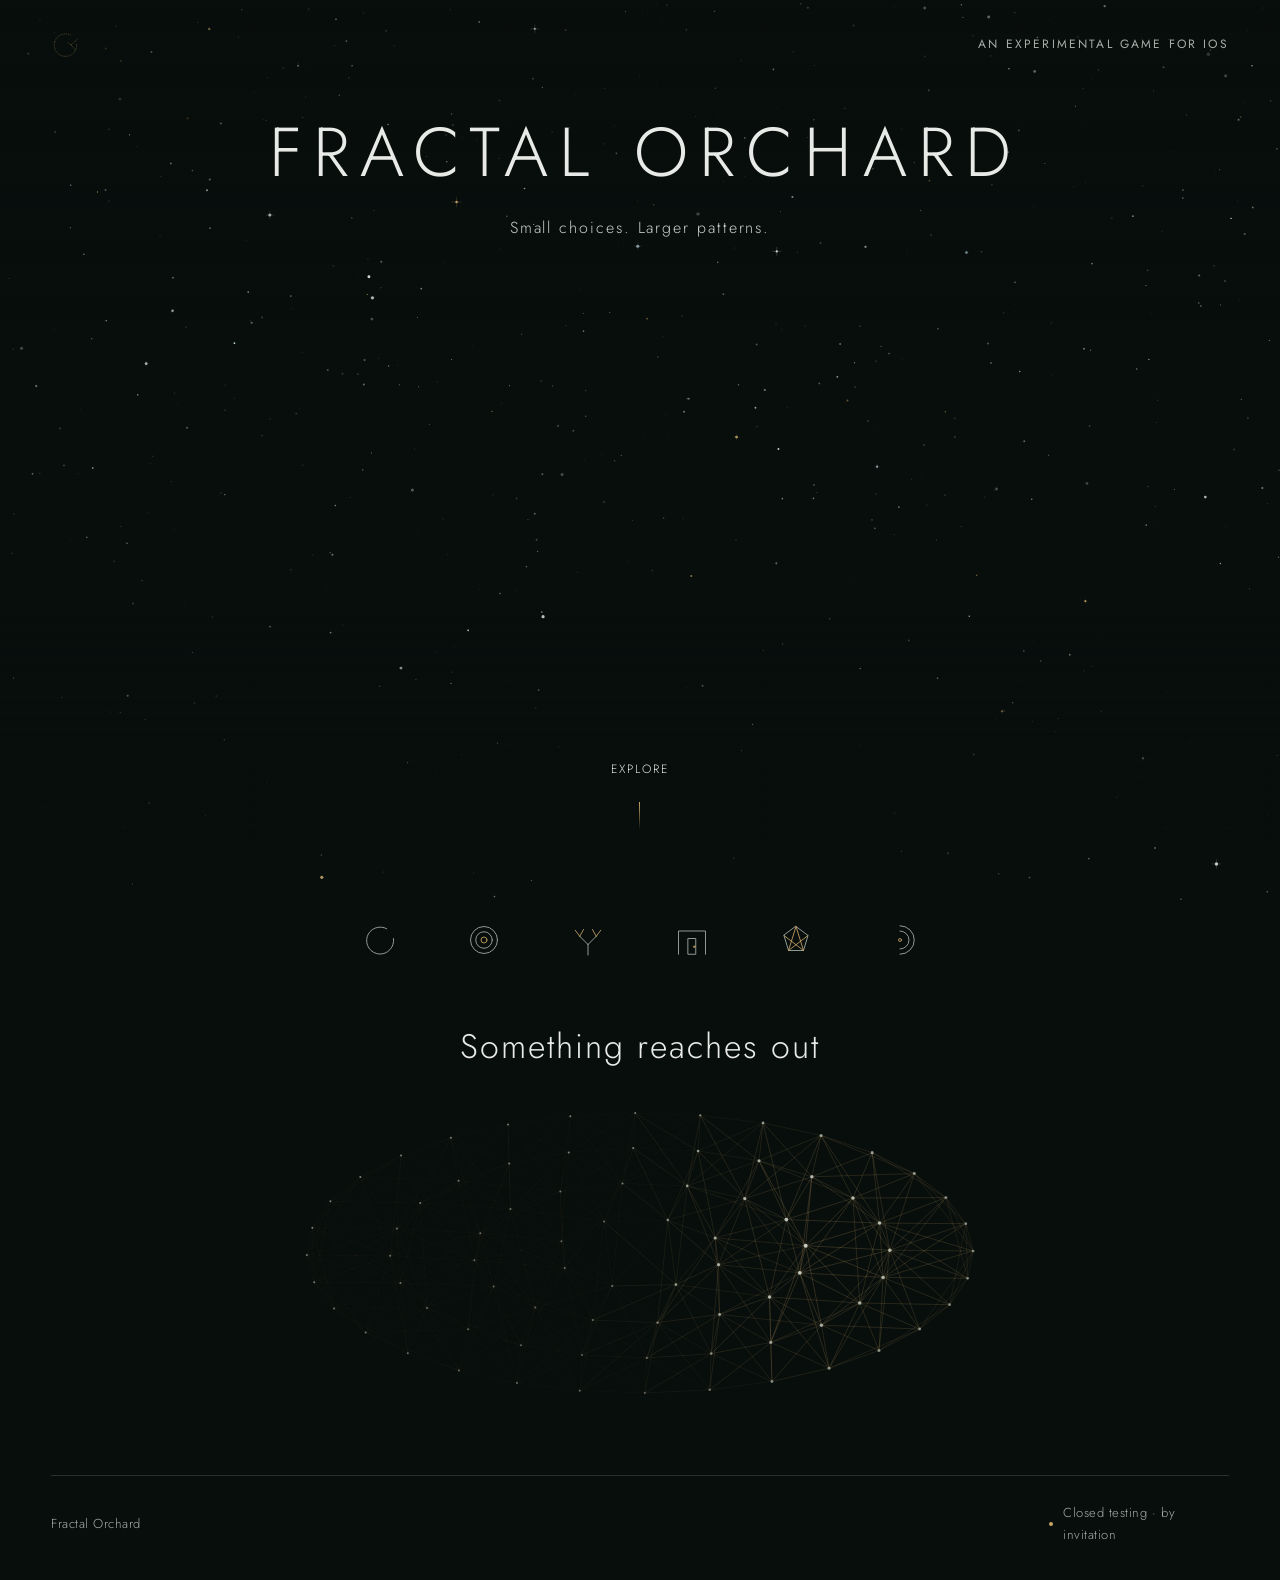
<file: index.html>
<!doctype html>
<html lang="en">
<head>
  <meta charset="utf-8">
  <meta name="viewport" content="width=device-width, initial-scale=1">
  <meta name="theme-color" content="#080e0c">
  <meta name="description" content="Fractal Orchard. Small choices. Larger patterns. An experimental game for iOS.">
  <title>Fractal Orchard</title>
  <link rel="icon" href="data:image/svg+xml,%3Csvg xmlns='http://www.w3.org/2000/svg' viewBox='0 0 48 48'%3E%3Crect width='48' height='48' rx='12' fill='%23080e0c'/%3E%3Cpath d='M31 8a18 18 0 1 0 10 14M42 15L32 24l7 8M32 24l-6-5' fill='none' stroke='%23c9a468' stroke-width='2'/%3E%3C/svg%3E">
  <link rel="preconnect" href="https://fonts.googleapis.com">
  <link rel="preconnect" href="https://fonts.gstatic.com" crossorigin>
  <link href="https://fonts.googleapis.com/css2?family=Jost:wght@300;400&display=swap" rel="stylesheet">
  <link rel="stylesheet" href="trail/trail.css?v=4">
  <script src="trail/trail.js?v=4"></script>
  <style>
    :root { color-scheme: dark; --night:#080e0c; --bone:#e7eae6; --mist:#a5b0a9; --gold:#c9a468; }
    * { box-sizing:border-box; }
    body { margin:0; background:var(--night); color:var(--bone); font-family:'Jost','Avenir Next',sans-serif; font-weight:300; }
    button,a { -webkit-tap-highlight-color:transparent; }
    a { color:inherit; }
    a:focus-visible,button:focus-visible { outline:2px solid var(--gold); outline-offset:6px; }
    .hero { position:relative; min-height:720px; height:94svh; max-height:1100px; isolation:isolate; display:flex; flex-direction:column; align-items:center; text-align:center; }
    .hero-art { position:absolute; inset:auto auto 0; left:50%; transform:translateX(-50%); width:auto; max-width:100%; height:calc(100% - 130px); object-fit:contain; object-position:50% 100%; z-index:-2; mask-image:linear-gradient(90deg,transparent,#000 15%,#000 85%,transparent),linear-gradient(180deg,transparent,#000 12%,#000 88%,transparent); mask-composite:intersect; }
    .hero::after { content:''; position:absolute; inset:0; z-index:-1; background:linear-gradient(180deg,rgba(8,14,12,.4),transparent 38%,transparent 73%,var(--night) 100%); }
    .masthead { width:100%; padding:30px clamp(24px,4vw,64px); display:flex; align-items:center; justify-content:space-between; gap:20px; }
    .sigil { width:30px; height:30px; fill:none; stroke:var(--gold); stroke-width:1.1; stroke-linecap:round; }
    .eyebrow { margin:0; color:var(--mist); font-size:12px; font-weight:400; letter-spacing:.18em; text-transform:uppercase; line-height:1.6; }
    .identity { padding:22px 20px 0; }
    h1 { font-size:clamp(34px,5.4vw,78px); font-weight:300; text-transform:uppercase; letter-spacing:.16em; line-height:1.18; margin:0; text-indent:.16em; }
    .tagline { font-size:clamp(14px,1.25vw,18px); font-weight:300; letter-spacing:.12em; margin:22px 0 0; color:#c8d1cb; }
    .scroll-link { margin-top:auto; margin-bottom:4px; padding:12px 20px; text-decoration:none; display:flex; flex-direction:column; align-items:center; gap:12px; font-size:12px; letter-spacing:.16em; text-transform:uppercase; }
    .scroll-link::after { content:''; height:28px; width:1px; background:linear-gradient(var(--gold),transparent); }
    .pattern { position:relative; max-width:1080px; margin:auto; padding:76px 24px 52px; text-align:center; }
    h2 { margin:0; font-size:clamp(23px,3vw,34px); font-weight:300; letter-spacing:.06em; }
    .marks { display:grid; grid-template-columns:repeat(6,1fr); align-items:center; max-width:600px; margin:0 auto 64px; gap:24px; }
    .mark { width:36px; height:36px; justify-self:center; fill:none; stroke:#a5b0a9; stroke-width:1.15; stroke-linecap:round; stroke-linejoin:round; }
    .mark .warm { stroke:var(--gold); }
    .pattern-art { display:block; width:100%; height:clamp(230px,31vw,340px); margin:12px auto 0; }
    footer { margin:0 clamp(24px,4vw,64px); padding:26px 0 34px; border-top:1px solid #263129; display:flex; justify-content:space-between; align-items:center; gap:24px; }
    footer p { margin:0; font-size:13px; line-height:1.7; color:var(--mist); letter-spacing:.04em; }
    .status { display:flex; align-items:center; gap:10px; }
    .status::before { content:''; flex:0 0 4px; height:4px; border-radius:50%; background:var(--gold); }

    /* Sky. A fixed starfield sits behind the whole page. The hero image is opaque, so a second
       layer twinkles over the hero's sky only: screen-blended so stars vanish against the lit
       canopy, and masked out below the horizon so no stars show through the grass. */
    .sky { position:fixed; left:0; top:0; width:100%; height:100lvh; z-index:-1; pointer-events:none; }
    .hero-stars { position:absolute; inset:0; width:100%; height:100%; z-index:-1; pointer-events:none; mix-blend-mode:screen;
      -webkit-mask-image:linear-gradient(180deg,#000 0%,#000 46%,transparent 64%);
              mask-image:linear-gradient(180deg,#000 0%,#000 46%,transparent 64%); }

    /* Marks. On hover or tap each one comes apart into flickering glyphs and settles, for a
       moment, into something with a face. Script-driven; without script they stay as they are. */
    .mark { overflow:visible; touch-action:manipulation; }
    .mark .hit { fill:transparent; stroke:none; pointer-events:all; }
    .mark .face, .mark .glyph { opacity:0; }
    .mark .face path, .mark .face circle { stroke-dasharray:1; stroke-dashoffset:1; }

    /* The hidden trail's front doors. */
    .sigil-door { display:block; width:30px; height:30px; cursor:pointer; }
    .sigil-door .seg-missing { stroke:rgba(201,164,104,.45); }
    .sigil-door:hover .seg-missing { stroke:rgba(201,164,104,.75); }
    .sigil-door.complete { animation:sigil-breathe 2.6s ease-in-out infinite; transform-origin:50% 50%; }
    @keyframes sigil-breathe { 0%,100% { filter:drop-shadow(0 0 2px rgba(201,164,104,.55)); transform:scale(1); } 50% { filter:drop-shadow(0 0 9px rgba(232,200,136,1)) drop-shadow(0 0 22px rgba(201,164,104,.65)); transform:scale(1.14); } }
    .mark[data-door] { cursor:pointer; }
    .mark[data-door]:focus-visible { outline:1px solid var(--gold); outline-offset:8px; border-radius:50%; }
    .pattern-frame { position:relative; }
    /* The last door. It does not exist until the other five pieces are recorded; then it shines
       on the tree's trunk, twinkling to the same rhythm as the brightest stars (--a, set in script). */
    .hidden-door { --a:.7; position:absolute; z-index:3; left:50%; top:70%; width:30px; height:30px; margin:-15px 0 0 -15px; display:block;
      opacity:calc(.45 + var(--a) * .55); filter:drop-shadow(0 0 calc(3px + var(--a) * 9px) rgba(240,208,146,.95)) drop-shadow(0 0 calc(10px + var(--a) * 18px) rgba(214,176,106,.55)); }
    .hidden-door svg { width:100%; height:100%; fill:none; stroke:#f3dcaa; stroke-width:3.2; stroke-linecap:round; overflow:visible; }
    .hidden-door .glint { stroke:#fff1d2; stroke-width:1.2; transform-origin:24px 24px; transform:scale(calc(var(--a) * 1.1)); opacity:calc(var(--a) - .25); }
    .hidden-door:hover, .hidden-door:focus-visible { --a:1; }
    .hidden-door[hidden] { display:none; }
    /* Until it has been opened, the last door calls: it breathes, and a ring spreads from it. */
    .hidden-door.calling { animation:door-breathe 2.4s ease-in-out infinite; }
    .hidden-door.calling::before { content:''; position:absolute; inset:-5px; border-radius:50%; border:1.5px solid rgba(243,220,170,.9);
      pointer-events:none; animation:door-ping 2.4s ease-out infinite; }
    @keyframes door-breathe { 0%,100% { transform:scale(1); } 50% { transform:scale(1.3); } }
    @keyframes door-ping { 0% { transform:scale(.7); opacity:.9; } 75%,100% { transform:scale(2.3); opacity:0; } }
    @media (prefers-reduced-motion:reduce) { .hidden-door.calling, .hidden-door.calling::before { animation:none; } .hidden-door.calling::before { display:none; } }
    @media (prefers-reduced-motion:reduce) { .sigil-door.complete { animation:none; filter:drop-shadow(0 0 5px rgba(201,164,104,.7)); } }
    @media (min-width:1600px) { .hero-art { object-fit:contain; } }
    @media (max-width:600px) {
      .hero { height:90svh; min-height:640px; max-height:900px; }
      .hero-art { left:0; transform:none; width:100%; mask-image:linear-gradient(180deg,transparent,#000 12%,#000 88%,transparent); height:calc(100% - 205px); object-fit:cover; object-position:50% 100%; }
      .hero-stars { -webkit-mask-image:linear-gradient(180deg,#000 0%,#000 50%,transparent 68%); mask-image:linear-gradient(180deg,#000 0%,#000 50%,transparent 68%); }
      .masthead { padding-top:24px; }
      .eyebrow { font-size:11px; letter-spacing:.12em; }
      .identity { padding-top:24px; }
      h1 { max-width:350px; font-size:clamp(30px,9vw,46px); line-height:1.3; letter-spacing:.14em; }
      .tagline { max-width:260px; margin:18px auto 0; line-height:1.7; letter-spacing:.07em; }
      .marks { gap:16px; margin-bottom:48px; }
      .mark { width:28px; height:28px; }
      .pattern { padding-top:48px; padding-bottom:40px; }
      footer { align-items:flex-start; flex-direction:column; gap:10px; }
    }
    @media (prefers-reduced-motion:no-preference) { html { scroll-behavior:smooth; } }
  </style>
</head>
<body>
  <canvas class="sky" id="sky" aria-hidden="true"></canvas>
  <main>
    <section class="hero" aria-labelledby="wordmark">
      <img class="hero-art" src="orchard-night.png" width="1536" height="1024" alt="A solitary orchard tree under a dark sky, its leaves edged with silver and amber light." fetchpriority="high" decoding="async">
      <canvas class="hero-stars" id="hero-stars" aria-hidden="true"></canvas>
      <a class="hidden-door" href="assembly/" aria-label="A shining mark on the trunk" data-leave hidden><svg viewBox="0 0 48 48" aria-hidden="true"><path class="glint" d="M24 -6 L24 54 M-6 24 L54 24"/><path d="M14 34 a14 14 0 1 1 22 -4"/><path d="M24 14 L24 34"/></svg></a>
      <div class="masthead">
        <a class="sigil-door" href="ledger/" aria-label="The orchard's mark" data-sigil-door><svg class="sigil" data-sigil aria-hidden="true"></svg></a>
        <p class="eyebrow">An experimental game for iOS</p>
      </div>
      <div class="identity">
        <h1 id="wordmark">Fractal Orchard</h1>
        <p class="tagline">Small choices. Larger patterns.</p>
      </div>
      <a class="scroll-link" href="#pattern" aria-label="Explore the abstract artwork">Explore<span aria-hidden="true"></span></a>
    </section>
    <section class="pattern" id="pattern" aria-labelledby="pattern-title">
  <div class="marks">
    <svg class="mark" viewBox="0 0 48 48" aria-hidden="true" data-decoy>
      <g class="form"><path d="M33 9 a18 18 0 1 0 9 13"></path></g>
      <g class="face">
        <path pathLength="1" d="M33 9 a18 18 0 1 0 9 13"></path>
        <path pathLength="1" d="M16.5 22 L21.5 21.4"></path>
        <circle pathLength="1" class="warm" cx="30" cy="21.5" r="1"></circle>
        <path pathLength="1" d="M20 32.5 Q24 31 28 32.5"></path>
      </g>
    </svg>

    <svg class="mark" viewBox="0 0 48 48" data-door="growth/" role="link" tabindex="0" aria-label="Rings">
      <g class="form">
        <circle cx="24" cy="24" r="18"></circle>
        <circle cx="24" cy="24" r="11"></circle>
        <circle class="warm" cx="24" cy="24" r="4"></circle>
      </g>
      <g class="face">
        <circle pathLength="1" cx="24" cy="24" r="18"></circle>
        <circle pathLength="1" cx="17" cy="21" r="3.6"></circle>
        <circle pathLength="1" class="warm" cx="17" cy="21" r="1"></circle>
        <circle pathLength="1" cx="31" cy="21" r="3.6"></circle>
        <circle pathLength="1" class="warm" cx="31" cy="21" r="1"></circle>
        <circle pathLength="1" cx="24" cy="33" r="2"></circle>
      </g>
    </svg>

    <svg class="mark" viewBox="0 0 48 48" data-door="plate-vii/" role="link" tabindex="0" aria-label="A line that divides">
      <g class="form">
        <path d="M24 44 L24 30"></path>
        <path d="M24 30 L13 19 M24 30 L35 19"></path>
        <path class="warm" d="M13 19 L7 11 M13 19 L18 10 M35 19 L30 10 M35 19 L41 11"></path>
      </g>
      <g class="face">
        <path pathLength="1" d="M24 5 C35 5 38 18 37 27 C36 38 30 44 24 44 C18 44 12 38 11 27 C10 18 13 5 24 5"></path>
        <path pathLength="1" d="M24 5 L24 44"></path>
        <path pathLength="1" d="M15 21 L20 21"></path>
        <path pathLength="1" d="M28 19 L33 23"></path>
        <path pathLength="1" class="warm" d="M24 34 L20 38 M24 34 L28 38"></path>
      </g>
    </svg>

    <svg class="mark" viewBox="0 0 48 48" aria-hidden="true" data-decoy>
      <g class="form">
        <path d="M6 43 L6 12 L42 12 L42 43"></path>
        <rect x="19" y="22" width="10" height="21"></rect>
        <circle class="warm" cx="27" cy="33" r="1.1"></circle>
      </g>
      <g class="face">
        <path pathLength="1" d="M6 43 L6 12 L42 12 L42 43"></path>
        <path pathLength="1" d="M29 22 C23 22 21 27 21 31 C21 36 24 40 29 40"></path>
        <path pathLength="1" d="M29 22 L29 43"></path>
        <circle pathLength="1" class="warm" cx="25.5" cy="29" r="1.2"></circle>
      </g>
    </svg>

    <svg class="mark" viewBox="0 0 48 48" data-door="chart/" role="link" tabindex="0" aria-label="Joined points">
      <g class="form">
        <path d="M24 6 L40 18 L34 38 L14 38 L8 18 Z"></path>
        <path class="warm" d="M24 6 L34 38 M24 6 L14 38 M40 18 L14 38 M8 18 L34 38"></path>
      </g>
      <g class="face">
        <path pathLength="1" d="M24 6 L40 18 L34 38 L14 38 L8 18 Z"></path>
        <path pathLength="1" d="M14 20 L20 20 L17 25 Z"></path>
        <path pathLength="1" d="M28 20 L34 20 L31 25 Z"></path>
        <path pathLength="1" d="M24 23 L24 27"></path>
        <path pathLength="1" class="warm" d="M19 31 L29 31"></path>
      </g>
    </svg>

    <svg class="mark" viewBox="0 0 48 48" data-door="frequency/" role="link" tabindex="0" aria-label="Arcs">
      <g class="form">
        <circle class="warm" cx="24" cy="24" r="2"></circle>
        <path d="M24 12 a12 12 0 0 1 0 24"></path>
        <path d="M24 5 a19 19 0 0 1 0 38"></path>
      </g>
      <g class="face">
        <path pathLength="1" d="M20 6 C28 6 33 12 33 18 L36 23 L33 24 C33 26 34 27 33 29 C32 30 33 32 32 34 C31 37 27 38 24 37 L23 43"></path>
        <circle pathLength="1" class="warm" cx="27" cy="16" r="1.1"></circle>
        <path pathLength="1" d="M14 12 a14 14 0 0 0 0 24"></path>
      </g>
    </svg>
  </div>
      <h2 id="pattern-title">Something reaches out</h2>
      <div class="pattern-frame">
        <canvas class="pattern-art" id="constellation" role="img" aria-label="An abstract constellation of silver and amber points, connected by delicate lines.">An abstract constellation of silver and amber points.</canvas>
      </div>
    </section>
  </main>
  <footer>
    <p>Fractal Orchard</p>
    <p class="status">Closed testing · by invitation</p>
  </footer>
  <script>
    (() => {
      'use strict';
      const canvas = document.getElementById('constellation');
      const ctx = canvas.getContext('2d');
      if (!ctx) return;
      const preference = window.matchMedia('(prefers-reduced-motion: reduce)');
      let reducedMotion = preference.matches;
      let visible = false;
      let frame = 0;
      let time = 0;
      let last = 0;
      let width = 1;
      let height = 1;
      const pointer = { x:0, y:0, live:false };
      // Stable ornamental geometry, independent of any game content.
      const points = [];
      for (let ring = 1; ring <= 4; ring++) {
        const count = ring * 8;
        for (let n = 0; n < count; n++) {
          const angle = n / count * Math.PI * 2 + ring * .34;
          points.push({ x:Math.cos(angle)*ring/4, y:Math.sin(angle)*ring/4, phase:angle+ring });
        }
      }
      function paint() {
        ctx.clearRect(0,0,width,height);
        const radius = Math.min(width*.44,height*.98);
        const scaleY = .42;
        const probeX = pointer.live ? pointer.x : width/2 + Math.cos(time*.0003)*radius*.55;
        const probeY = pointer.live ? pointer.y : height/2 + Math.sin(time*.0004)*radius*.22;
        const positions = points.map(p => ({x:width/2+p.x*radius,y:height/2+p.y*radius*scaleY,phase:p.phase}));
        for (let i=0;i<positions.length;i++) {
          const a=positions[i];
          const proximity=Math.max(0,1-Math.hypot(a.x-probeX,a.y-probeY)/(radius*.65));
          for (let j=i+1;j<positions.length;j++) {
            const b=positions[j];
            const distance=Math.hypot(a.x-b.x,a.y-b.y);
            if (distance>radius*.32) continue;
            ctx.strokeStyle=`rgba(201,164,104,${.05+proximity*.3})`;
            ctx.lineWidth=.65;
            ctx.beginPath();ctx.moveTo(a.x,a.y);ctx.lineTo(b.x,b.y);ctx.stroke();
          }
          const glimmer=.7+.3*Math.sin(time*.0008+a.phase);
          ctx.fillStyle=`rgba(207,216,207,${.3+glimmer*.25+proximity*.4})`;
          ctx.beginPath();ctx.arc(a.x,a.y,1+proximity*1.1,0,Math.PI*2);ctx.fill();
        }
      }
      function tick(stamp) {
        frame=0;
        if (reducedMotion || !visible || document.hidden) return;
        if (!last) last=stamp;
        if (stamp-last>=1000/30) { time+=Math.min(stamp-last,80);last=stamp;paint(); }
        frame=requestAnimationFrame(tick);
      }
      function sync() {
        cancelAnimationFrame(frame);frame=0;last=0;
        if (!reducedMotion && visible && !document.hidden) frame=requestAnimationFrame(tick);
        paint();
      }
      function resize() {
        const rect=canvas.getBoundingClientRect();
        width=rect.width;height=rect.height;
        const dpr=Math.min(window.devicePixelRatio||1,3);
        canvas.width=Math.round(width*dpr);canvas.height=Math.round(height*dpr);
        ctx.setTransform(dpr,0,0,dpr,0,0);paint();
      }
      canvas.addEventListener('pointermove',event=>{
        if(reducedMotion)return;
        const rect=canvas.getBoundingClientRect();
        pointer.x=event.clientX-rect.left;pointer.y=event.clientY-rect.top;pointer.live=true;
      });
      canvas.addEventListener('pointerleave',()=>{pointer.live=false;});
      canvas.addEventListener('pointerup',event=>{if(event.pointerType==='touch')pointer.live=false;});
      preference.addEventListener('change',event=>{reducedMotion=event.matches;pointer.live=false;sync();});
      document.addEventListener('visibilitychange',sync);
      new ResizeObserver(resize).observe(canvas);
      new IntersectionObserver(entries=>{visible=entries[0].isIntersecting;sync();}).observe(canvas);
      resize();sync();
    })();

    // ── Sky: shimmering stars ─────────────────────────────────────────────
    (() => {
      'use strict';
      const preference = window.matchMedia('(prefers-reduced-motion: reduce)');
      const TINTS = { bone:'231,234,230', gold:'214,180,116', cool:'184,207,214' };

      // Stars live in normalized 0..1 coordinates, so a mobile toolbar resizing the viewport
      // stretches the field slightly instead of scattering it.
      function field(count, seed) {
        let s = seed;
        const rand = () => (s = (s * 16807) % 2147483647) / 2147483647;
        const stars = [];
        for (let i = 0; i < count; i++) {
          const bright = rand() < .06;
          const roll = rand();
          stars.push({
            x: rand(), y: rand(),
            r: bright ? 1.05 + rand() * .7 : .32 + rand() * .72,
            base: bright ? .5 : .12 + rand() * .32,
            amp: bright ? .32 : .08 + rand() * .26,
            speed: .35 + rand() * 1.5,
            phase: rand() * Math.PI * 2,
            flarePhase: rand() * Math.PI * 2,
            glint: bright && rand() < .6,
            tint: roll < .1 ? TINTS.gold : roll < .22 ? TINTS.cool : TINTS.bone
          });
        }
        return stars;
      }

      function sky(canvas, { perPixel, seed, watchVisibility }) {
        const ctx = canvas.getContext('2d');
        if (!ctx) return;
        let stars = [], width = 1, height = 1, area = 0, frame = 0, last = 0, visible = !watchVisibility;
        let reduced = preference.matches;

        function draw(t) {
          ctx.clearRect(0, 0, width, height);
          for (const st of stars) {
            let a = st.base;
            if (!reduced) {
              a += st.amp * Math.sin(t * .001 * st.speed + st.phase);
              // Scintillation: a rare, brief flare, like air moving across a star.
              a += Math.pow(Math.max(0, Math.sin(t * .00021 * st.speed + st.flarePhase)), 60) * .55;
            }
            if (a <= .02) continue;
            a = Math.min(1, a);
            const x = st.x * width, y = st.y * height;
            ctx.fillStyle = `rgba(${st.tint},${a.toFixed(3)})`;
            ctx.beginPath(); ctx.arc(x, y, st.r, 0, Math.PI * 2); ctx.fill();
            if (st.glint && a > .5) {
              const reach = st.r * 7 * (a - .42);
              ctx.strokeStyle = `rgba(${st.tint},${((a - .42) * .7).toFixed(3)})`;
              ctx.lineWidth = .5;
              ctx.beginPath();
              ctx.moveTo(x - reach, y); ctx.lineTo(x + reach, y);
              ctx.moveTo(x, y - reach); ctx.lineTo(x, y + reach);
              ctx.stroke();
            }
          }
        }
        function tick(stamp) {
          frame = 0;
          if (reduced || !visible || document.hidden) return;
          if (stamp - last >= 1000 / 30) { last = stamp; draw(stamp); }
          frame = requestAnimationFrame(tick);
        }
        function sync() {
          cancelAnimationFrame(frame); frame = 0;
          if (!reduced && visible && !document.hidden) frame = requestAnimationFrame(tick);
          else draw(0);
        }
        function resize() {
          const rect = canvas.getBoundingClientRect();
          width = rect.width; height = rect.height;
          const dpr = Math.min(window.devicePixelRatio || 1, 2);
          canvas.width = Math.round(width * dpr); canvas.height = Math.round(height * dpr);
          ctx.setTransform(dpr, 0, 0, dpr, 0, 0);
          const nextArea = width * height;
          if (!stars.length || Math.abs(nextArea - area) / Math.max(area, 1) > .35) {
            area = nextArea;
            stars = field(Math.min(900, Math.round(area / perPixel)), seed);
          }
          draw(performance.now());
        }
        preference.addEventListener('change', event => { reduced = event.matches; sync(); });
        document.addEventListener('visibilitychange', sync);
        new ResizeObserver(resize).observe(canvas);
        if (watchVisibility) new IntersectionObserver(entries => { visible = entries[0].isIntersecting; sync(); }).observe(canvas);
        resize(); sync();
      }

      sky(document.getElementById('sky'), { perPixel: 2600, seed: 91317, watchVisibility: false });
      sky(document.getElementById('hero-stars'), { perPixel: 3400, seed: 20431, watchVisibility: true });
    })();

    // ── Marks: glyphs, then faces ─────────────────────────────────────────
    (() => {
      'use strict';
      const NS = 'http://www.w3.org/2000/svg';
      const preference = window.matchMedia('(prefers-reduced-motion: reduce)');
      const marks = Array.from(document.querySelectorAll('.mark'));
      if (!marks.length) return;
      const clamp = v => Math.max(0, Math.min(1, v));

      // A glyph is two to four strokes across a 3 x 3 lattice, sometimes with a ring or a hook:
      // a script that looks as if it should mean something, and does not.
      const NODE = [12, 24, 36];
      function glyphInto(group) {
        group.replaceChildren();
        const strokes = 2 + Math.floor(Math.random() * 3);
        for (let i = 0; i < strokes; i++) {
          const a = [NODE[Math.floor(Math.random() * 3)], NODE[Math.floor(Math.random() * 3)]];
          let b;
          do { b = [NODE[Math.floor(Math.random() * 3)], NODE[Math.floor(Math.random() * 3)]]; } while (b[0] === a[0] && b[1] === a[1]);
          const line = document.createElementNS(NS, 'path');
          const hook = Math.random() < .25;
          line.setAttribute('d', hook
            ? `M${a[0]} ${a[1]} Q${(a[0] + b[0]) / 2 + (Math.random() * 16 - 8)} ${(a[1] + b[1]) / 2 + (Math.random() * 16 - 8)} ${b[0]} ${b[1]}`
            : `M${a[0]} ${a[1]} L${b[0]} ${b[1]}`);
          if (i === 0 && Math.random() < .5) line.setAttribute('class', 'warm');
          group.appendChild(line);
        }
        if (Math.random() < .4) {
          const ring = document.createElementNS(NS, 'circle');
          ring.setAttribute('cx', NODE[Math.floor(Math.random() * 3)]);
          ring.setAttribute('cy', NODE[Math.floor(Math.random() * 3)]);
          ring.setAttribute('r', 2 + Math.random() * 2.5);
          group.appendChild(ring);
        }
      }

      const states = marks.map((svg, index) => {
        const form = svg.querySelector('.form');
        const face = svg.querySelector('.face');
        if (!form || !face) return null;

        // A private warp filter per mark, so one can twist without disturbing the others.
        const id = `warp-${index}`;
        const defs = document.createElementNS(NS, 'defs');
        defs.innerHTML = `<filter id="${id}" x="-40%" y="-40%" width="180%" height="180%">
          <feTurbulence type="fractalNoise" baseFrequency="0.07" numOctaves="2" seed="${index + 3}" result="noise"/>
          <feDisplacementMap in="SourceGraphic" in2="noise" scale="0" xChannelSelector="R" yChannelSelector="G"/></filter>`;
        svg.prepend(defs);
        const stage = document.createElementNS(NS, 'g');
        const glyph = document.createElementNS(NS, 'g');
        glyph.setAttribute('class', 'glyph');
        svg.insertBefore(stage, form);
        stage.append(form, glyph, face);
        stage.setAttribute('filter', `url(#${id})`);
        const hit = document.createElementNS(NS, 'rect');
        hit.setAttribute('class', 'hit');
        hit.setAttribute('x', '0'); hit.setAttribute('y', '0'); hit.setAttribute('width', '48'); hit.setAttribute('height', '48');
        svg.append(hit);

        return {
          svg, form, face, glyph,
          turbulence: defs.querySelector('feTurbulence'),
          displace: defs.querySelector('feDisplacementMap'),
          faceParts: Array.from(face.querySelectorAll('path,circle')),
          door: svg.dataset.door || '', decoy: svg.hasAttribute('data-decoy'), refuseUntil: 0,
          p: 0, target: 0, lastGlyph: 0, nextTwitch: 0, twitchUntil: 0, closeTimer: 0, hovered: false
        };
      }).filter(Boolean);

      let frame = 0, lastStamp = 0;

      function render(st, stamp) {
        const reduced = preference.matches;
        const p = st.p;
        if (reduced) {
          st.form.style.opacity = String(1 - p);
          st.face.style.opacity = String(p * .95);
          st.faceParts.forEach(part => { part.style.strokeDashoffset = '0'; });
          st.glyph.style.opacity = '0';
          st.displace.setAttribute('scale', '0');
          return;
        }
        st.form.style.opacity = String(clamp(1 - p / .3));
        const drawn = clamp((p - .46) / .44);
        st.faceParts.forEach(part => { part.style.strokeDashoffset = String(1 - drawn); });
        st.face.style.opacity = String(clamp((p - .46) / .3) * .95);

        const glyphWindow = p > .16 && p < .64;
        if (glyphWindow && stamp - st.lastGlyph > 58) { glyphInto(st.glyph); st.lastGlyph = stamp; }
        st.glyph.style.opacity = glyphWindow ? String(.55 + Math.random() * .4) : '0';

        // Warp peaks mid-change and never quite lets go of a finished face.
        let warp = 15 * Math.sin(Math.PI * p) + 1.4 * p;
        if (p > .98) {
          if (stamp > st.nextTwitch) {
            st.turbulence.setAttribute('seed', String(Math.floor(Math.random() * 999)));
            if (Math.random() < .3) st.twitchUntil = stamp + 130;
            st.nextTwitch = stamp + 900 + Math.random() * 900;
          }
          if (stamp < st.twitchUntil) warp += 5;
        }
        if (stamp < st.refuseUntil) warp += 9 * Math.abs(Math.sin(stamp * .05));
        st.displace.setAttribute('scale', warp.toFixed(2));
      }

      function tick(stamp) {
        frame = 0;
        const dt = lastStamp ? Math.min(stamp - lastStamp, 60) : 16;
        lastStamp = stamp;
        let active = false;
        for (const st of states) {
          if (st.p !== st.target) {
            const duration = preference.matches ? 220 : (st.target > st.p ? 900 : 560);
            const step = dt / duration;
            st.p = st.target > st.p ? Math.min(st.target, st.p + step) : Math.max(st.target, st.p - step);
          }
          render(st, stamp);
          if (st.p !== st.target || (st.p === 1 && !preference.matches) || stamp < st.refuseUntil) active = true;
        }
        if (active) frame = requestAnimationFrame(tick);
        else lastStamp = 0;
      }
      function wake() { if (!frame) frame = requestAnimationFrame(tick); }
      function open(st) { st.target = 1; wake(); }
      function close(st) { st.target = 0; wake(); }
      function refuse(st) { st.refuseUntil = performance.now() + 480; open(st); clearTimeout(st.closeTimer); st.closeTimer = setTimeout(() => { if (!st.hovered) close(st); }, 900); wake(); }

      for (const st of states) {
        st.svg.addEventListener('pointerenter', event => {
          if (event.pointerType === 'touch') return;
          st.hovered = true; open(st);
        });
        st.svg.addEventListener('pointerleave', event => {
          if (event.pointerType === 'touch') return;
          st.hovered = false; close(st);
        });
        // No hover on a phone: the first tap shows the face, a second tap while it looks back goes through.
        st.svg.addEventListener('pointerdown', event => {
          st.lastPointer = event.pointerType;
          if (event.pointerType !== 'touch') return;
          clearTimeout(st.closeTimer);
          if (st.target === 1) {
            if (st.door && st.p > .85) { window.Record.go(st.door); return; }
            if (st.decoy) { refuse(st); return; }
            close(st); return;
          }
          open(st);
          st.closeTimer = setTimeout(() => close(st), 2600);
        });
        st.svg.addEventListener('click', () => {
          if (st.lastPointer === 'touch') return;
          if (st.door) { open(st); setTimeout(() => window.Record.go(st.door), preference.matches ? 0 : 300); }
          else if (st.decoy) refuse(st);
        });
        st.svg.addEventListener('keydown', event => {
          if (!st.door || (event.key !== 'Enter' && event.key !== ' ')) return;
          event.preventDefault(); open(st); window.Record.go(st.door);
        });
      }

      // Now and then, unprompted, one mark turns. Only while the marks are on screen.
      let inView = false, ambient = 0;
      function scheduleAmbient() {
        clearTimeout(ambient);
        if (!inView || document.hidden || preference.matches) return;
        ambient = setTimeout(() => {
          const idle = states.filter(st => st.target === 0 && !st.hovered);
          if (idle.length) {
            const st = idle[Math.floor(Math.random() * idle.length)];
            open(st);
            st.closeTimer = setTimeout(() => { if (!st.hovered) close(st); }, 1900);
          }
          scheduleAmbient();
        }, 6500 + Math.random() * 6500);
      }
      new IntersectionObserver(entries => { inView = entries[0].isIntersecting; scheduleAmbient(); })
        .observe(document.querySelector('.marks'));
      document.addEventListener('visibilitychange', scheduleAmbient);
      preference.addEventListener('change', () => { for (const st of states) { st.target = 0; } wake(); scheduleAmbient(); });
    })();

    // ── the corner mark: first door, and the last one once the record is whole ──
    (() => {
      'use strict';
      const door = document.querySelector('[data-sigil-door]');
      if (!door || !window.Record) return;
      if (window.Record.complete()) { door.setAttribute('href', 'unrecorded/'); door.classList.add('complete'); }
      const R = window.Record, hidden = document.querySelector('.hidden-door');
      if (hidden && R.PIECES.filter(id => id !== 'assembly').every(id => R.has(id))) lastDoor(hidden);
      const leave = event => { event.preventDefault(); window.Record.go(event.currentTarget.getAttribute('href')); };
      door.addEventListener('click', leave);
      document.querySelectorAll('[data-leave]').forEach(a => a.addEventListener('click', leave));

      // Pin the door to the trunk wherever the photograph is drawn (contain on wide screens,
      // cover on phones), and let it twinkle like the brightest stars in the sky above it.
      function lastDoor(link) {
        const hero = link.closest('.hero'), art = hero.querySelector('.hero-art');
        const TRUNK = [.495, .79];                       // low on the trunk, where the bark is darkest
        const explore = hero.querySelector('.scroll-link');
        link.hidden = false;
        if (!R.has('assembly')) link.classList.add('calling');
        const place = () => {
          const box = art.getBoundingClientRect(), frame = hero.getBoundingClientRect();
          const nw = art.naturalWidth || 1536, nh = art.naturalHeight || 1024;
          const fit = getComputedStyle(art).objectFit;
          const scale = fit === 'cover' ? Math.max(box.width / nw, box.height / nh) : Math.min(box.width / nw, box.height / nh);
          const w = nw * scale, h = nh * scale;
          const left = box.left + (box.width - w) * .5, top = box.top + (box.height - h);   // object-position 50% 100%
          link.style.left = (left + TRUNK[0] * w - frame.left) + 'px';
          let y = top + TRUNK[1] * h;
          // Never crowd the Explore link: keep clear space above its text on screens where the two meet.
          if (explore) y = Math.min(y, explore.getBoundingClientRect().top + 12 - 30 - link.offsetHeight / 2);
          link.style.top = (y - frame.top) + 'px';
        };
        if (art.complete) place(); else art.addEventListener('load', place, { once: true });
        new ResizeObserver(place).observe(hero);
        const still = window.matchMedia('(prefers-reduced-motion: reduce)');
        const speed = 1.1, phase = 1.9, flarePhase = .4;
        let frame = 0;
        const shimmer = t => {
          frame = 0;
          if (still.matches || document.hidden) { link.style.setProperty('--a', '.85'); return; }
          const a = .6 + .32 * Math.sin(t * .001 * speed + phase) + Math.pow(Math.max(0, Math.sin(t * .00021 * speed + flarePhase)), 60) * .55;
          link.style.setProperty('--a', Math.min(1, Math.max(.2, a)).toFixed(3));
          frame = requestAnimationFrame(shimmer);
        };
        const sync = () => { cancelAnimationFrame(frame); frame = requestAnimationFrame(shimmer); };
        document.addEventListener('visibilitychange', sync);
        still.addEventListener('change', sync);
        sync();
      }
    })();
  </script>
</body>
</html>
</file>
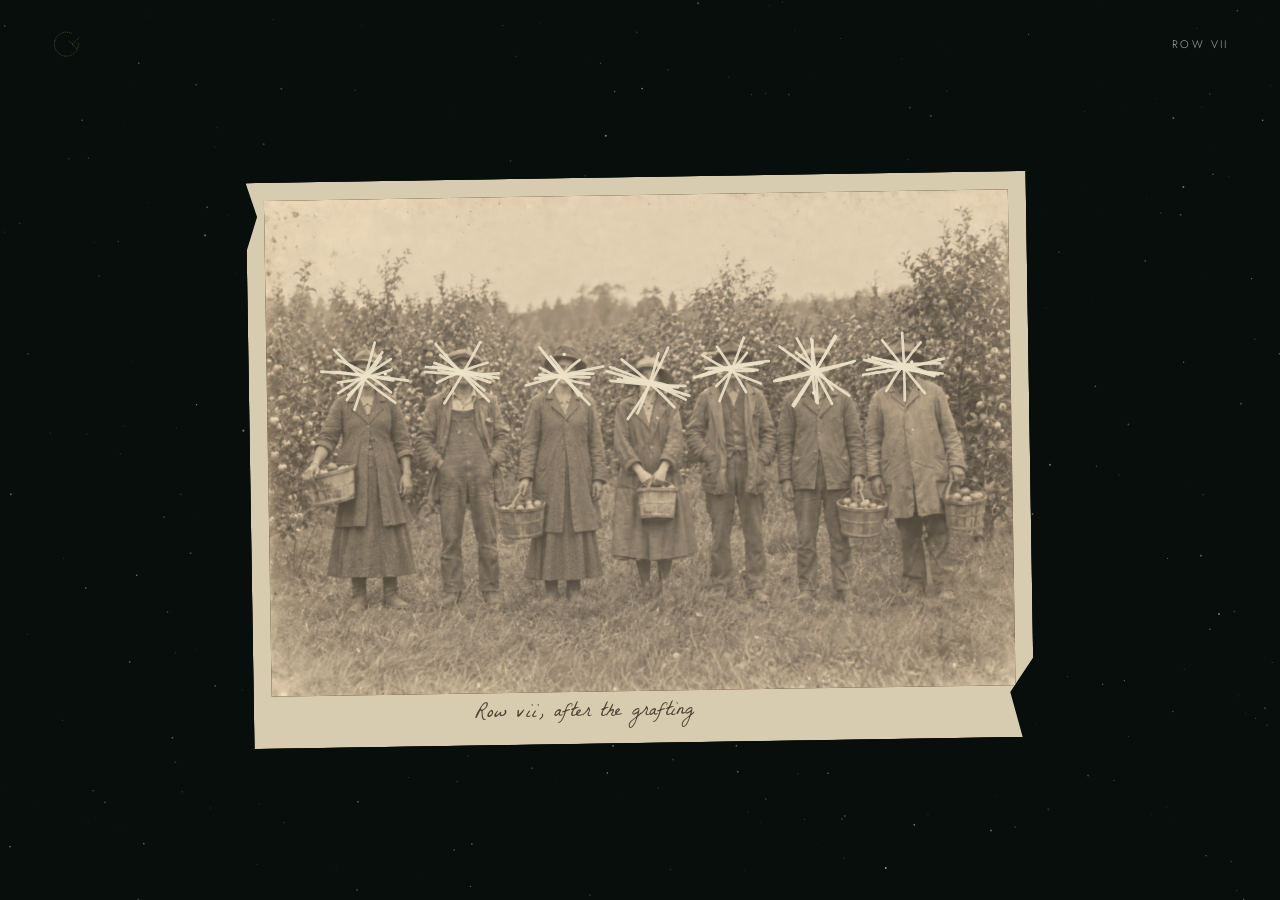
<file: assembly/index.html>
<!doctype html>
<html lang="en">
<head>
  <meta charset="utf-8">
  <meta name="viewport" content="width=device-width, initial-scale=1">
  <meta name="robots" content="noindex">
  <meta name="theme-color" content="#080e0c">
  <title>Row VII</title>
  <link rel="icon" href="data:image/svg+xml,%3Csvg xmlns='http://www.w3.org/2000/svg' viewBox='0 0 48 48'%3E%3Crect width='48' height='48' rx='12' fill='%23080e0c'/%3E%3Cpath d='M31 8a18 18 0 1 0 10 14M42 15L32 24l7 8M32 24l-6-5' fill='none' stroke='%23c9a468' stroke-width='2'/%3E%3C/svg%3E">
  <link rel="preconnect" href="https://fonts.googleapis.com">
  <link rel="preconnect" href="https://fonts.gstatic.com" crossorigin>
  <link href="https://fonts.googleapis.com/css2?family=Jost:wght@300;400&family=La+Belle+Aurore&display=swap" rel="stylesheet">
  <link rel="stylesheet" href="../trail/trail.css?v=4">
  <script src="../trail/trail.js?v=4"></script>
  <style>
    .print { position:relative; width:min(94vw,780px); padding:clamp(10px,2vw,18px) clamp(10px,2vw,18px) clamp(34px,6vw,52px); background:#d8ccb0;
      box-shadow:0 30px 80px rgba(0,0,0,.7); transform:rotate(-.9deg);
      clip-path:polygon(0 0, 100% 0, 100% 86%, 97% 92%, 98.5% 100%, 0 100%, 0 12%, 1.4% 6%); }
    .photo { position:relative; aspect-ratio:3/2; overflow:hidden; background:#5d4a33; }
    .photo img, .photo canvas, .photo svg { position:absolute; inset:0; width:100%; height:100%; }
    .photo img { object-fit:cover; filter:sepia(.55) contrast(.92) brightness(.95); }
    .photo svg { overflow:visible; }
    .scratch { cursor:pointer; }
    .scratch path { fill:none; stroke:rgba(236,226,200,.92); stroke-width:1.1; stroke-linecap:round; }
    .scratch .hit { fill:transparent; stroke:none; }
    .scratch:hover path { stroke:rgba(255,246,220,1); }
    .scratch.gone { pointer-events:none; }
    .scratch.gone path { transition:opacity .9s ease; opacity:0; }
    .revealed path, .revealed circle { fill:none; stroke:rgba(244,236,214,.95); stroke-width:3; stroke-linecap:round; stroke-linejoin:round;
      stroke-dasharray:1; stroke-dashoffset:1; transition:stroke-dashoffset 1.4s ease; }
    .revealed.on path, .revealed.on circle { stroke-dashoffset:0; }
    .inscription { position:absolute; left:0; right:0; bottom:clamp(6px,1.4vw,12px); text-align:center; font-family:'La Belle Aurore',cursive;
      font-size:clamp(14px,2.4vw,20px); color:rgba(40,32,22,.8); }
    /* Written small so the hand's looped capital I does not swallow the numeral; still VII underneath. */
    .inscription .numeral { text-transform:lowercase; letter-spacing:.05em; }
    .inscription .shape { font-family:'Jost',sans-serif; letter-spacing:.3em; font-size:.8em; color:rgba(40,32,22,.9); opacity:0; transition:opacity 1.2s ease; }
    .inscription .shape.on { opacity:1; }
  </style>
</head>
<body data-piece="assembly">
  <canvas class="sky" data-sky aria-hidden="true"></canvas>
  <div class="bar">
    <a class="home" href="../" aria-label="Back to the orchard" data-leave><svg class="sigil" data-sigil aria-hidden="true"></svg></a>
    <p class="folio">Row VII</p>
  </div>
  <main class="stage">
    <figure class="print" style="margin:0">
      <div class="photo" aria-label="A faded photograph of seven orchard workers standing in a row. Every face has been scratched out.">
        <!-- Original generated photograph; face centers measured against this 3:2 image. -->
        <img data-photo src="assembly.jpg?v=2" alt="" hidden>
        <canvas data-fallback aria-hidden="true"></canvas>
        <svg viewBox="0 0 300 200" aria-hidden="true" data-overlay></svg>
      </div>
      <figcaption class="inscription">Row <span class="numeral">VII</span>, after the grafting &nbsp;<span class="shape" data-shape>2 · 4 · 4</span></figcaption>
    </figure>
  </main>
  <script>
    (() => {
      'use strict';
      const R = window.Record;
      const NS = 'http://www.w3.org/2000/svg';
      const el = (n, a = {}) => { const e = document.createElementNS(NS, n); for (const [k, v] of Object.entries(a)) e.setAttribute(k, v); return e; };

      // Face centers measured in the source 1536 x 1024 image, scaled to 300 x 200.
      const HEADS = [[39.5, 71.3], [78.9, 70.5], [120.1, 72.5], [153.7, 76.0], [187.5, 70.9], [220.9, 72.1], [256.8, 70.9]];

      // The faces from the front page's marks, plus one that is barely a face at all.
      const FACES = [
        ['M33 9 a18 18 0 1 0 9 13', 'M16.5 22 L21.5 21.4', 'c30 21.5 1', 'M20 32.5 Q24 31 28 32.5'],
        ['c24 24 18', 'c17 21 3.6', 'c31 21 3.6', 'c24 33 2'],
        ['M24 5 C35 5 38 18 37 27 C36 38 30 44 24 44 C18 44 12 38 11 27 C10 18 13 5 24 5', 'M24 5 L24 44', 'M15 21 L20 21', 'M28 19 L33 23'],
        ['M29 22 C23 22 21 27 21 31 C21 36 24 40 29 40', 'M29 22 L29 43', 'c25.5 29 1.2'],
        ['M24 6 L40 18 L34 38 L14 38 L8 18 Z', 'M14 20 L20 20 L17 25 Z', 'M28 20 L34 20 L31 25 Z', 'M19 31 L29 31'],
        ['M20 6 C28 6 33 12 33 18 L36 23 L33 24 C33 26 34 27 33 29 C32 30 33 32 32 34 C31 37 27 38 24 37 L23 43', 'c27 16 1.1'],
        ['c24 24 17', 'c30 20 1.3']
      ];

      const overlay = document.querySelector('[data-overlay]');
      const done = R.has('assembly');
      let revealed = 0;
      let s = 7331; const rand = () => (s = (s * 16807) % 2147483647) / 2147483647;

      HEADS.forEach(([hx, hy], i) => {
        // the face, waiting under the scratches
        const face = el('g', { class: 'revealed', transform: `translate(${hx - 11} ${hy - 11}) scale(.46)` });
        for (const part of FACES[i]) {
          if (part.startsWith('c')) { const [cx, cy, r] = part.slice(1).split(' '); face.append(el('circle', { cx, cy, r, pathLength: 1 })); }
          else face.append(el('path', { d: part, pathLength: 1 }));
        }
        overlay.append(face);
        // the scratches: someone went over this face again and again
        const scratch = el('g', { class: 'scratch', role: 'button', tabindex: '0', 'aria-label': 'A scratched-out face' });
        scratch.append(el('circle', { class: 'hit', cx: hx, cy: hy, r: 14 }));
        for (let k = 0; k < 9; k++) {
          const a = rand() * Math.PI, len = 9 + rand() * 9;
          const x1 = hx - Math.cos(a) * len, y1 = hy - Math.sin(a) * len * .9, x2 = hx + Math.cos(a) * len, y2 = hy + Math.sin(a) * len * .9;
          const jx = (rand() - .5) * 4, jy = (rand() - .5) * 4;
          scratch.append(el('path', { d: `M${x1.toFixed(1)} ${y1.toFixed(1)} Q${(hx + jx).toFixed(1)} ${(hy + jy).toFixed(1)} ${x2.toFixed(1)} ${y2.toFixed(1)}` }));
        }
        overlay.append(scratch);
        const open = () => {
          if (scratch.classList.contains('gone')) return;
          scratch.classList.add('gone');
          requestAnimationFrame(() => face.classList.add('on'));
          revealed++;
          if (revealed === HEADS.length) {
            document.querySelector('[data-shape]').classList.add('on');
            setTimeout(() => R.award('assembly', '2 · 4 · 4'), 900);
          }
        };
        scratch.addEventListener('click', open);
        scratch.addEventListener('keydown', e => { if (e.key === 'Enter' || e.key === ' ') { e.preventDefault(); open(); } });
        if (done) { scratch.classList.add('gone'); face.classList.add('on'); }
      });
      if (done) document.querySelector('[data-shape]').classList.add('on');

      // The photograph. Prefer the real print; otherwise develop a stand-in: a faded row of figures.
      const img = document.querySelector('[data-photo]');
      const fallback = document.querySelector('[data-fallback]');
      img.addEventListener('load', () => { img.hidden = false; fallback.remove(); });
      function develop() {
        if (!fallback.isConnected) return;
        const rect = fallback.getBoundingClientRect();
        const dpr = Math.min(devicePixelRatio || 1, 2);
        fallback.width = Math.round(rect.width * dpr); fallback.height = Math.round(rect.height * dpr);
        const g = fallback.getContext('2d'); const W = fallback.width, H = fallback.height, k = W / 300;
        let q = 4242; const r = () => (q = (q * 16807) % 2147483647) / 2147483647;
        const sky = g.createLinearGradient(0, 0, 0, H);
        sky.addColorStop(0, '#cbb48c'); sky.addColorStop(.55, '#a58d67'); sky.addColorStop(.62, '#7a6446'); sky.addColorStop(1, '#4e3f2b');
        g.fillStyle = sky; g.fillRect(0, 0, W, H);
        g.filter = `blur(${2.2 * dpr}px)`;
        for (let t = 0; t < 14; t++) {          // orchard rows behind
          const x = r() * W, y = H * (.48 + r() * .06), rad = (18 + r() * 22) * k;
          g.fillStyle = `rgba(70,56,38,${.35 + r() * .25})`; g.beginPath(); g.ellipse(x, y, rad * 1.3, rad, 0, 0, Math.PI * 2); g.fill();
        }
        HEADS.forEach(([hx, hy]) => {           // the seven: neck, shoulders, coat, legs
          const x = hx * k, sh = (24 + r() * 6) * k / 2, hip = (18 + r() * 4) * k / 2, neck = (hy + 8) * k;
          const shoulder = (hy + 15) * k, waist = (hy + 58) * k, foot = 178 * k, stride = (2 + r() * 2) * k;
          g.fillStyle = `rgba(52,40,26,${.82 + r() * .1})`;
          g.beginPath();
          g.moveTo(x - 3 * k, neck); g.lineTo(x + 3 * k, neck);
          g.quadraticCurveTo(x + sh * .7, shoulder - 3 * k, x + sh, shoulder + 2 * k);
          g.lineTo(x + sh * .95, waist); g.lineTo(x + hip, waist + 8 * k);
          g.lineTo(x + hip * .8, foot); g.lineTo(x + stride, foot); g.lineTo(x, waist + 22 * k);
          g.lineTo(x - stride, foot); g.lineTo(x - hip * .8, foot); g.lineTo(x - hip, waist + 8 * k);
          g.lineTo(x - sh * .95, waist); g.lineTo(x - sh, shoulder + 2 * k);
          g.quadraticCurveTo(x - sh * .7, shoulder - 3 * k, x - 3 * k, neck);
          g.closePath(); g.fill();
          g.fillStyle = 'rgba(96,78,54,.95)'; g.beginPath(); g.arc(hx * k, hy * k, 8.5 * k, 0, Math.PI * 2); g.fill();
          if (r() < .5) { g.fillStyle = 'rgba(45,34,22,.9)'; g.beginPath(); g.ellipse(hx * k, (hy - 7) * k, 13 * k, 3 * k, 0, 0, Math.PI * 2); g.fill(); }
        });
        g.filter = 'none';
        const noise = g.getImageData(0, 0, W, H);   // grain
        for (let i = 0; i < noise.data.length; i += 4) {
          const n = (r() - .5) * 38;
          noise.data[i] += n; noise.data[i + 1] += n; noise.data[i + 2] += n * .8;
        }
        g.putImageData(noise, 0, 0);
        g.strokeStyle = 'rgba(240,228,200,.35)'; g.lineWidth = dpr;   // old scratches in the emulsion
        for (let i = 0; i < 26; i++) { const x = r() * W; g.beginPath(); g.moveTo(x, r() * H); g.lineTo(x + (r() - .5) * 40, r() * H); g.stroke(); }
        const leak = g.createRadialGradient(W * .92, H * .08, 0, W * .92, H * .08, W * .35);
        leak.addColorStop(0, 'rgba(255,230,180,.35)'); leak.addColorStop(1, 'rgba(255,230,180,0)');
        g.fillStyle = leak; g.fillRect(0, 0, W, H);
        const vig = g.createRadialGradient(W / 2, H / 2, H * .3, W / 2, H / 2, W * .62);
        vig.addColorStop(0, 'rgba(0,0,0,0)'); vig.addColorStop(1, 'rgba(20,12,4,.62)');
        g.fillStyle = vig; g.fillRect(0, 0, W, H);
      }
      new ResizeObserver(develop).observe(fallback);

      document.querySelectorAll('[data-leave]').forEach(a => a.addEventListener('click', e => { e.preventDefault(); R.go(a.getAttribute('href')); }));
    })();
  </script>
</body>
</html>
</file>
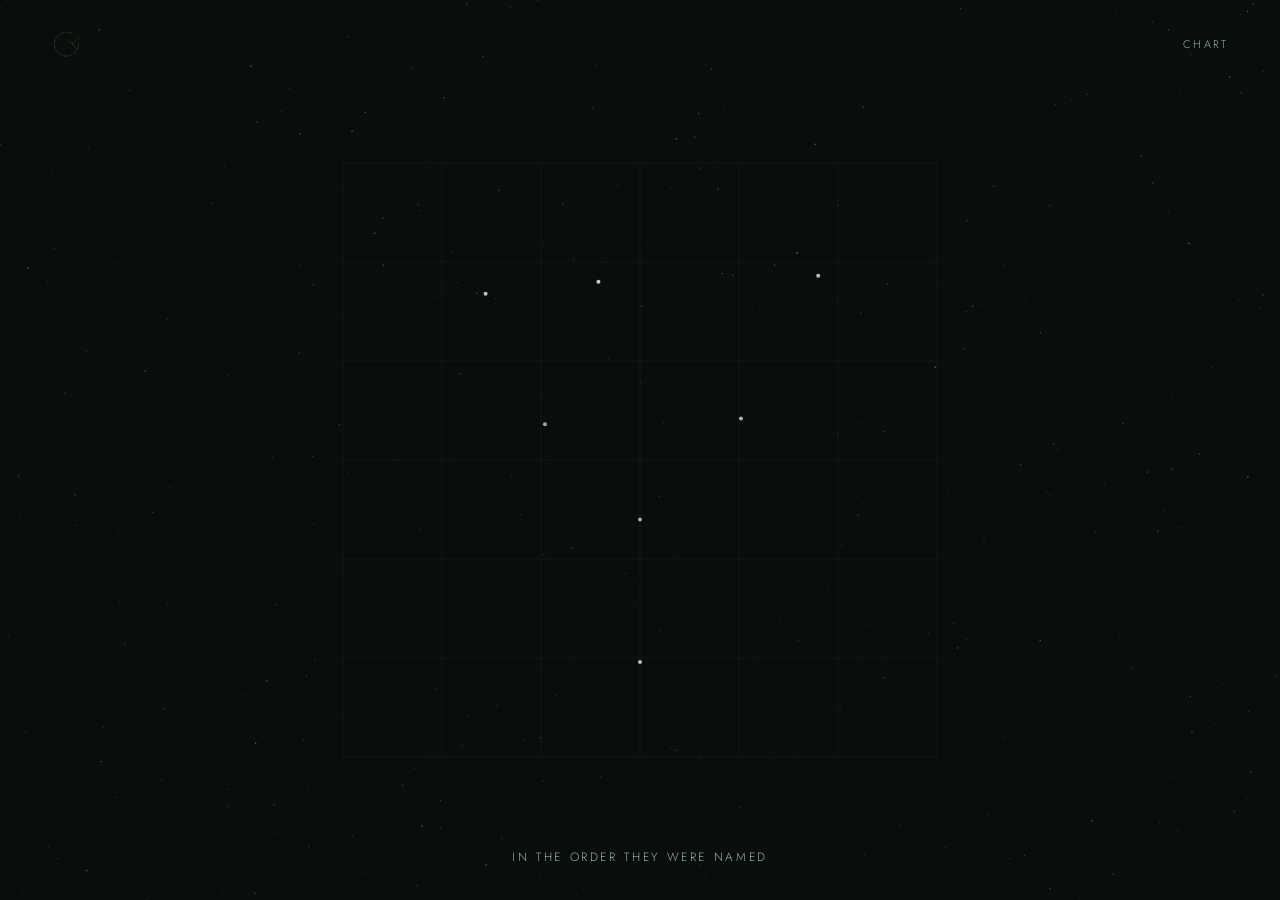
<file: chart/index.html>
<!doctype html>
<html lang="en">
<head>
  <meta charset="utf-8">
  <meta name="viewport" content="width=device-width, initial-scale=1">
  <meta name="robots" content="noindex">
  <meta name="theme-color" content="#080e0c">
  <title>Chart</title>
  <link rel="icon" href="data:image/svg+xml,%3Csvg xmlns='http://www.w3.org/2000/svg' viewBox='0 0 48 48'%3E%3Crect width='48' height='48' rx='12' fill='%23080e0c'/%3E%3Cpath d='M31 8a18 18 0 1 0 10 14M42 15L32 24l7 8M32 24l-6-5' fill='none' stroke='%23c9a468' stroke-width='2'/%3E%3C/svg%3E">
  <link rel="preconnect" href="https://fonts.googleapis.com">
  <link rel="preconnect" href="https://fonts.gstatic.com" crossorigin>
  <link href="https://fonts.googleapis.com/css2?family=Jost:wght@300;400&display=swap" rel="stylesheet">
  <link rel="stylesheet" href="../trail/trail.css?v=4">
  <script src="../trail/trail.js?v=4"></script>
  <style>
    .chart { position:fixed; inset:0; width:100%; height:100%; touch-action:manipulation; cursor:crosshair; }
    .chart-caption { position:fixed; left:0; right:0; bottom:34px; margin:0; text-align:center; font-size:12px; letter-spacing:.22em; text-transform:uppercase; color:var(--mist); pointer-events:none; }
    .bar { z-index:2; }
  </style>
</head>
<body data-piece="chart">
  <canvas class="chart" role="img" aria-label="A dark star chart. Seven stars stand out from the rest." data-chart></canvas>
  <div class="bar">
    <a class="home" href="../" aria-label="Back to the orchard" data-leave><svg class="sigil" data-sigil aria-hidden="true"></svg></a>
    <p class="folio">Chart</p>
  </div>
  <p class="chart-caption">In the order they were named</p>
  <script>
    (() => {
      'use strict';
      const R = window.Record;
      const canvas = document.querySelector('[data-chart]');
      const ctx = canvas.getContext('2d');
      const reduced = () => matchMedia('(prefers-reduced-motion: reduce)').matches;
      const NUMERALS = ['I', 'II', 'III', 'IV', 'V', 'VI', 'VII'];
      // Seven stars in a square region at the centre. Each, once named, is joined to its parent:
      // a trunk, a fork, and the fork forking again.
      const KEY = [
        { at: [.5, .84], parent: -1 }, { at: [.5, .6], parent: 0 },
        { at: [.34, .44], parent: 1 }, { at: [.67, .43], parent: 1 },
        { at: [.24, .22], parent: 2 }, { at: [.43, .2], parent: 2 }, { at: [.8, .19], parent: 3 }
      ];
      let named = R.has('chart') ? 7 : 0, hover = -1, fade = 0, w = 1, h = 1, region = { x: 0, y: 0, s: 1 }, frame = 0;
      let seed = 3301; const rand = () => (seed = (seed * 16807) % 2147483647) / 2147483647;
      const dust = Array.from({ length: 700 }, () => ({ x: rand(), y: rand(), r: .25 + rand() * .7, a: .08 + rand() * .3, p: rand() * 6.28 }));
      const pos = i => [region.x + KEY[i].at[0] * region.s, region.y + KEY[i].at[1] * region.s];

      function draw(t) {
        ctx.clearRect(0, 0, w, h);
        for (const d of dust) {
          const a = reduced() ? d.a : d.a * (.7 + .3 * Math.sin(t * .0007 + d.p));
          ctx.fillStyle = `rgba(222,228,222,${a.toFixed(3)})`;
          ctx.beginPath(); ctx.arc(d.x * w, d.y * h, d.r, 0, 6.2832); ctx.fill();
        }
        // faint survey grid: the chart's own coordinates
        ctx.strokeStyle = 'rgba(165,176,169,.06)'; ctx.lineWidth = 1;
        for (let k = 0; k <= 6; k++) {
          const x = region.x + region.s * k / 6, y = region.y + region.s * k / 6;
          ctx.beginPath(); ctx.moveTo(x, region.y); ctx.lineTo(x, region.y + region.s); ctx.stroke();
          ctx.beginPath(); ctx.moveTo(region.x, y); ctx.lineTo(region.x + region.s, y); ctx.stroke();
        }
        // joined edges
        const lineAlpha = named ? Math.max(0, 1 - fade) : 0;
        ctx.lineWidth = 1.2;
        for (let i = 1; i < named; i++) {
          const [ax, ay] = pos(KEY[i].parent), [bx, by] = pos(i);
          ctx.strokeStyle = `rgba(201,164,104,${(.85 * lineAlpha).toFixed(3)})`;
          ctx.beginPath(); ctx.moveTo(ax, ay); ctx.lineTo(bx, by); ctx.stroke();
        }
        // the seven
        KEY.forEach((star, i) => {
          const [x, y] = pos(i), lit = i < named;
          const glow = reduced() ? .8 : .7 + .3 * Math.sin(t * .0012 + i);
          ctx.fillStyle = lit ? 'rgba(214,180,116,1)' : `rgba(236,238,232,${(.55 + .3 * glow).toFixed(3)})`;
          ctx.beginPath(); ctx.arc(x, y, lit ? 2.6 : 2, 0, 6.2832); ctx.fill();
          if (i === hover || lit) {
            ctx.font = '300 11px Jost, sans-serif'; ctx.letterSpacing = '2px';
            ctx.fillStyle = lit ? 'rgba(201,164,104,.8)' : 'rgba(165,176,169,.85)';
            ctx.fillText(NUMERALS[i], x + 9, y - 8);
          }
        });
        if (fade > 0) { fade = Math.min(1, fade + .04); if (fade >= 1) { named = 0; fade = 0; } }
      }
      function loop(t) { draw(t); frame = requestAnimationFrame(loop); }
      function resize() {
        w = innerWidth; h = innerHeight;
        const dpr = Math.min(devicePixelRatio || 1, 2);
        canvas.width = Math.round(w * dpr); canvas.height = Math.round(h * dpr);
        ctx.setTransform(dpr, 0, 0, dpr, 0, 0);
        const s = Math.min(w * .82, h * .66);
        region = { x: (w - s) / 2, y: (h - s) / 2 + 10, s };
        draw(performance.now());
      }
      function nearest(x, y) {
        let best = -1, dist = 22;
        KEY.forEach((_, i) => { const [sx, sy] = pos(i), d = Math.hypot(sx - x, sy - y); if (d < dist) { dist = d; best = i; } });
        return best;
      }
      canvas.addEventListener('pointermove', e => { hover = nearest(e.clientX, e.clientY); canvas.style.cursor = hover >= 0 ? 'pointer' : 'crosshair'; });
      canvas.addEventListener('click', e => {
        if (named >= 7 || fade) return;
        const i = nearest(e.clientX, e.clientY);
        if (i < 0) return;
        if (i === named) {
          named++;
          if (named === 7) setTimeout(() => R.award('chart'), 700);
        } else if (i >= named) {
          fade = .01;                      // out of order: the lines let go
        }
      });
      addEventListener('resize', resize);
      document.addEventListener('visibilitychange', () => { cancelAnimationFrame(frame); if (!document.hidden) frame = requestAnimationFrame(loop); });
      resize();
      frame = requestAnimationFrame(loop);
      document.querySelectorAll('[data-leave]').forEach(a => a.addEventListener('click', e => { e.preventDefault(); R.go(a.getAttribute('href')); }));
    })();
  </script>
</body>
</html>
</file>
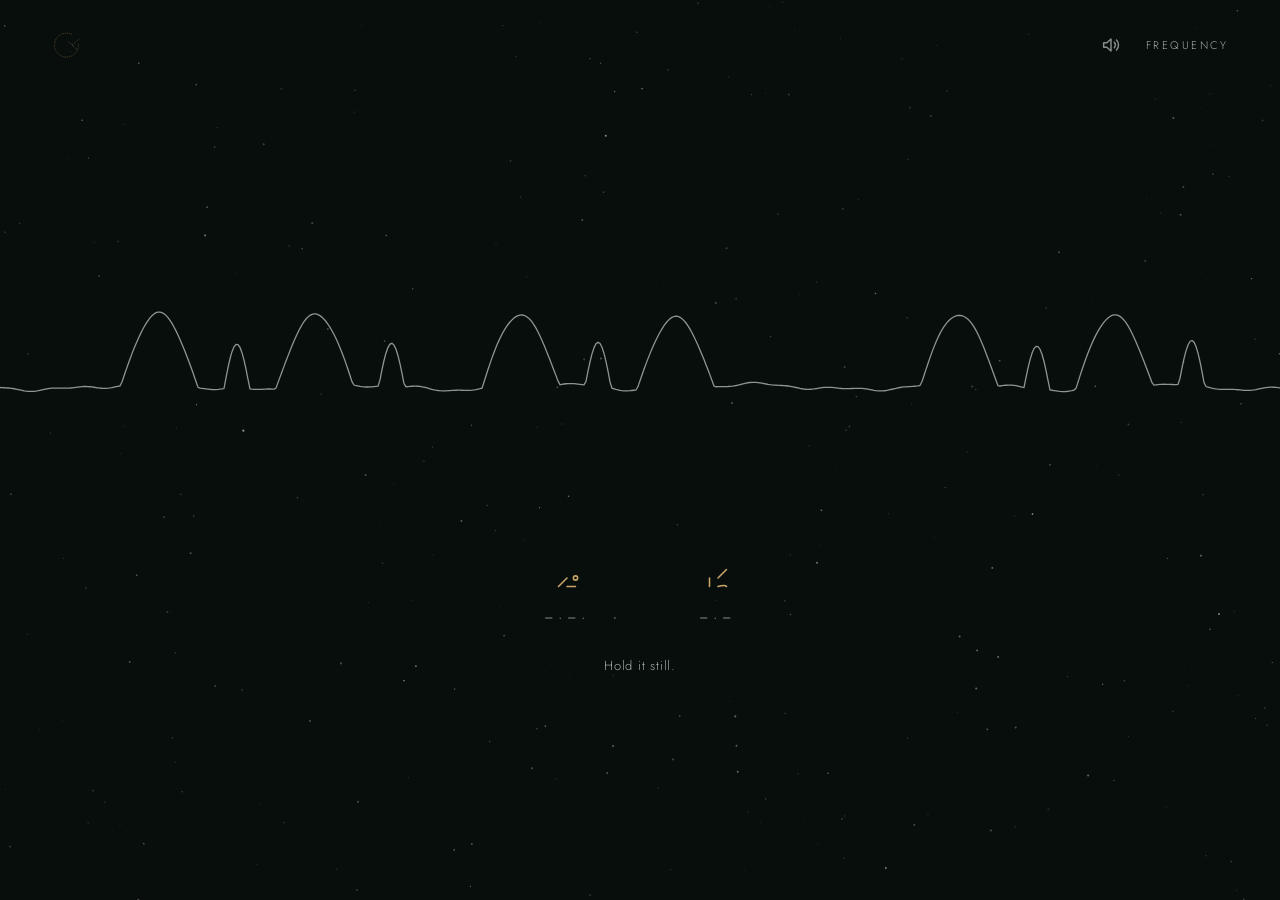
<file: frequency/index.html>
<!doctype html>
<html lang="en">
<head>
  <meta charset="utf-8">
  <meta name="viewport" content="width=device-width, initial-scale=1">
  <meta name="robots" content="noindex">
  <meta name="theme-color" content="#080e0c">
  <title>Frequency</title>
  <link rel="icon" href="data:image/svg+xml,%3Csvg xmlns='http://www.w3.org/2000/svg' viewBox='0 0 48 48'%3E%3Crect width='48' height='48' rx='12' fill='%23080e0c'/%3E%3Cpath d='M31 8a18 18 0 1 0 10 14M42 15L32 24l7 8M32 24l-6-5' fill='none' stroke='%23c9a468' stroke-width='2'/%3E%3C/svg%3E">
  <link rel="preconnect" href="https://fonts.googleapis.com">
  <link rel="preconnect" href="https://fonts.gstatic.com" crossorigin>
  <link href="https://fonts.googleapis.com/css2?family=Jost:wght@300;400&display=swap" rel="stylesheet">
  <link rel="stylesheet" href="../trail/trail.css?v=4">
  <script src="../trail/trail.js?v=4"></script>
  <script src="sound.js?v=1"></script>
  <style>
    .band { position:relative; width:100vw; height:min(34svh,280px); touch-action:none; cursor:pointer; user-select:none; -webkit-user-select:none; }
    .band canvas { position:absolute; inset:0; width:100%; height:100%; }
    .readings { display:flex; justify-content:center; gap:clamp(40px,10vw,110px); margin-top:34px; }
    .reading { display:flex; flex-direction:column; align-items:center; gap:10px; color:var(--gold); }
    .reading .glyph-mark { width:34px; height:34px; stroke-width:2.2; }
    .reading code { font-family:'Jost',sans-serif; font-size:16px; letter-spacing:.3em; color:var(--mist); }
    .bar-end { display:flex; align-items:center; gap:18px; }
    .sound { width:34px; height:34px; padding:6px; border:0; background:none; color:var(--mist); cursor:pointer; opacity:.8; }
    .sound:hover { color:var(--gold); opacity:1; }
    .sound svg { width:100%; height:100%; fill:none; stroke:currentColor; stroke-width:1.6; stroke-linecap:round; stroke-linejoin:round; }
    .sound .off, .sound[aria-pressed="true"] .on { display:none; }
    .sound[aria-pressed="true"] .off { display:inline; }
    .freq-stage { min-height:calc(100svh - 96px); display:flex; flex-direction:column; justify-content:center; padding-bottom:60px; }
  </style>
</head>
<body data-piece="frequency">
  <canvas class="sky" data-sky aria-hidden="true"></canvas>
  <div class="bar">
    <a class="home" href="../" aria-label="Back to the orchard" data-leave><svg class="sigil" data-sigil aria-hidden="true"></svg></a>
    <div class="bar-end">
      <button class="sound" type="button" aria-label="Mute sound" aria-pressed="false" data-sound>
        <svg viewBox="0 0 24 24" aria-hidden="true"><path d="M4 9.5h3.5L12 5.5v13l-4.5-4H4z"/><path class="on" d="M15.5 9a4.5 4.5 0 0 1 0 6M18 6.5a8 8 0 0 1 0 11"/><path class="off" d="M16 9.5l5 5M21 9.5l-5 5"/></svg>
      </button>
      <p class="folio">Frequency</p>
    </div>
  </div>
  <main class="freq-stage">
    <div class="band" role="button" tabindex="0" aria-label="A trembling line. Hold it still." data-band><canvas aria-hidden="true"></canvas></div>
    <div class="readings" aria-hidden="true" data-readings></div>
    <p class="caption">Hold it still.</p>
  </main>
  <script>
    (() => {
      'use strict';
      const R = window.Record;
      const sound = window.OrchardSound;
      const band = document.querySelector('[data-band]');
      const canvas = band.querySelector('canvas');
      const ctx = canvas.getContext('2d');
      const reduced = () => matchMedia('(prefers-reduced-motion: reduce)').matches;

      // What the line carries: C and K, dash and dot, repeating. The readings name only the marks.
      const MORSE = { C: '−·−·', K: '−·−' };
      const readings = document.querySelector('[data-readings]');
      for (const letter of ['C', 'K']) {
        const r = document.createElement('div'); r.className = 'reading';
        r.append(R.glyph(letter));
        const code = document.createElement('code'); code.textContent = MORSE[letter];
        r.append(code); readings.append(r);
      }
      // pulse train in beats: dash = 3, dot = 1, gap within letter 1, between letters 3, before repeat 7
      const train = [];
      let beat = 0;
      for (const letter of ['C', 'K']) {
        for (const mark of MORSE[letter]) { const len = mark === '−' ? 3 : 1; train.push([beat, len]); beat += len + 1; }
        beat += 2;
      }
      const PERIOD = beat + 5;

      let w = 1, h = 1, energy = .15, holding = false, done = R.has('frequency'), frame = 0, lastY = scrollY;
      // Holding fills the line with gold over HOLD_MS. Letting go drains it back slowly, so a
      // near miss is visible, and holding again picks up from wherever the gold has drained to.
      const HOLD_MS = 3000, DRAIN_MS = 4500;
      let progress = done ? 1 : 0, lastT = 0;

      function signal(x, t) {
        // position along the train, drifting left to right
        const beats = ((x / w) * PERIOD * 1.6 - t * .0022) % PERIOD;
        const b = beats < 0 ? beats + PERIOD : beats;
        for (const [start, len] of train) {
          if (b >= start && b < start + len) {
            const u = (b - start) / len;
            return Math.sin(Math.PI * u) * (len > 1 ? .9 : .55);
          }
        }
        return 0;
      }
      function draw(t) {
        ctx.clearRect(0, 0, w, h);
        const mid = h / 2, calm = done ? .25 : 1;
        const tremble = (reduced() ? .15 : energy) * calm;
        const dt = lastT ? Math.min(100, t - lastT) : 0;
        lastT = t;
        if (!done) progress = holding ? Math.min(1, progress + dt / HOLD_MS) : Math.max(0, progress - dt / DRAIN_MS);
        const steady = done ? 1 : progress;
        sound.update(progress, holding, signal(w / 2, reduced() ? 0 : t), done);
        // Build the line once, then draw it twice: a dim unfilled line, and the gold part on top.
        const line = new Path2D();
        const reach = done ? 1 : steady;
        const edgeX = reach * w;
        let edgeY = mid;
        for (let x = 0; x <= w; x += 2) {
          const noise = reduced() ? 0 : (Math.sin(x * .031 + t * .006) + Math.sin(x * .073 - t * .009) * .6 + Math.sin(x * .17 + t * .013) * .3);
          const y = mid - signal(x, reduced() ? 0 : t) * h * .28 * (1 - steady * .4) + noise * h * .06 * tremble * (1 - steady);
          x ? line.lineTo(x, y) : line.moveTo(x, y);
          if (Math.abs(x - edgeX) < 1.5) edgeY = y;
        }
        ctx.lineWidth = 1.3;
        ctx.strokeStyle = reach > 0 ? 'rgba(200,209,203,.45)' : 'rgba(200,209,203,.7)';
        ctx.stroke(line);
        if (reach > 0) {
          ctx.save();
          ctx.beginPath(); ctx.rect(0, 0, edgeX, h); ctx.clip();
          ctx.lineWidth = 3.2;
          ctx.strokeStyle = 'rgba(226,190,120,1)';
          ctx.shadowColor = 'rgba(214,176,106,.9)';
          ctx.shadowBlur = 16;
          ctx.stroke(line);
          ctx.restore();
          if (!done) {
            // a bright point where the gold is advancing (or draining)
            ctx.save();
            ctx.shadowColor = 'rgba(240,210,150,1)'; ctx.shadowBlur = 22;
            ctx.fillStyle = 'rgba(255,236,196,1)';
            ctx.beginPath(); ctx.arc(edgeX, edgeY, holding ? 5 : 3.5, 0, Math.PI * 2); ctx.fill();
            ctx.restore();
          }
        }
        energy = Math.max(.15, energy * .96);
        if (!done && progress >= 1) { done = true; holding = false; R.award('frequency'); sound.startRave(); }
      }
      function loop(t) { draw(t); frame = requestAnimationFrame(loop); }
      function resize() {
        const rect = band.getBoundingClientRect();
        w = rect.width; h = rect.height;
        const dpr = Math.min(devicePixelRatio || 1, 2);
        canvas.width = Math.round(w * dpr); canvas.height = Math.round(h * dpr);
        ctx.setTransform(dpr, 0, 0, dpr, 0, 0);
      }
      // it trembles when anything moves
      addEventListener('scroll', () => { energy = Math.min(3, energy + Math.abs(scrollY - lastY) * .04); lastY = scrollY; }, { passive: true });
      addEventListener('pointermove', e => { if (!holding) energy = Math.min(3, energy + (Math.abs(e.movementX) + Math.abs(e.movementY)) * .015); });
      const start = () => { sound.wake(); if (done) return; holding = true; };
      const stop = () => { holding = false; };
      band.addEventListener('pointerdown', e => { try { band.setPointerCapture(e.pointerId); } catch { /* pointer already gone */ } start(); });
      band.addEventListener('pointerup', stop);
      band.addEventListener('pointercancel', stop);
      band.addEventListener('keydown', e => { if ((e.key === ' ' || e.key === 'Enter') && !e.repeat) { e.preventDefault(); start(); } });
      band.addEventListener('keyup', e => { if (e.key === ' ' || e.key === 'Enter') stop(); });
      // Sound needs a first touch. Any touch will do; on a solved page it brings the far-off music back.
      const soundButton = document.querySelector('[data-sound]');
      sound.onChange(m => { soundButton.setAttribute('aria-pressed', String(m)); soundButton.setAttribute('aria-label', m ? 'Turn sound on' : 'Mute sound'); });
      soundButton.addEventListener('click', () => { sound.wake(); sound.setMuted(!sound.isMuted()); });
      if (done) sound.startRave();
      const firstTouch = () => { sound.wake(); document.removeEventListener('pointerdown', firstTouch, true); document.removeEventListener('keydown', firstTouch, true); };
      document.addEventListener('pointerdown', firstTouch, true);
      document.addEventListener('keydown', firstTouch, true);
      new ResizeObserver(resize).observe(band);
      document.addEventListener('visibilitychange', () => { cancelAnimationFrame(frame); lastT = 0; if (!document.hidden) frame = requestAnimationFrame(loop); });
      resize();
      frame = requestAnimationFrame(loop);
      document.querySelectorAll('[data-leave]').forEach(a => a.addEventListener('click', e => { e.preventDefault(); R.go(a.getAttribute('href')); }));
    })();
  </script>
</body>
</html>
</file>
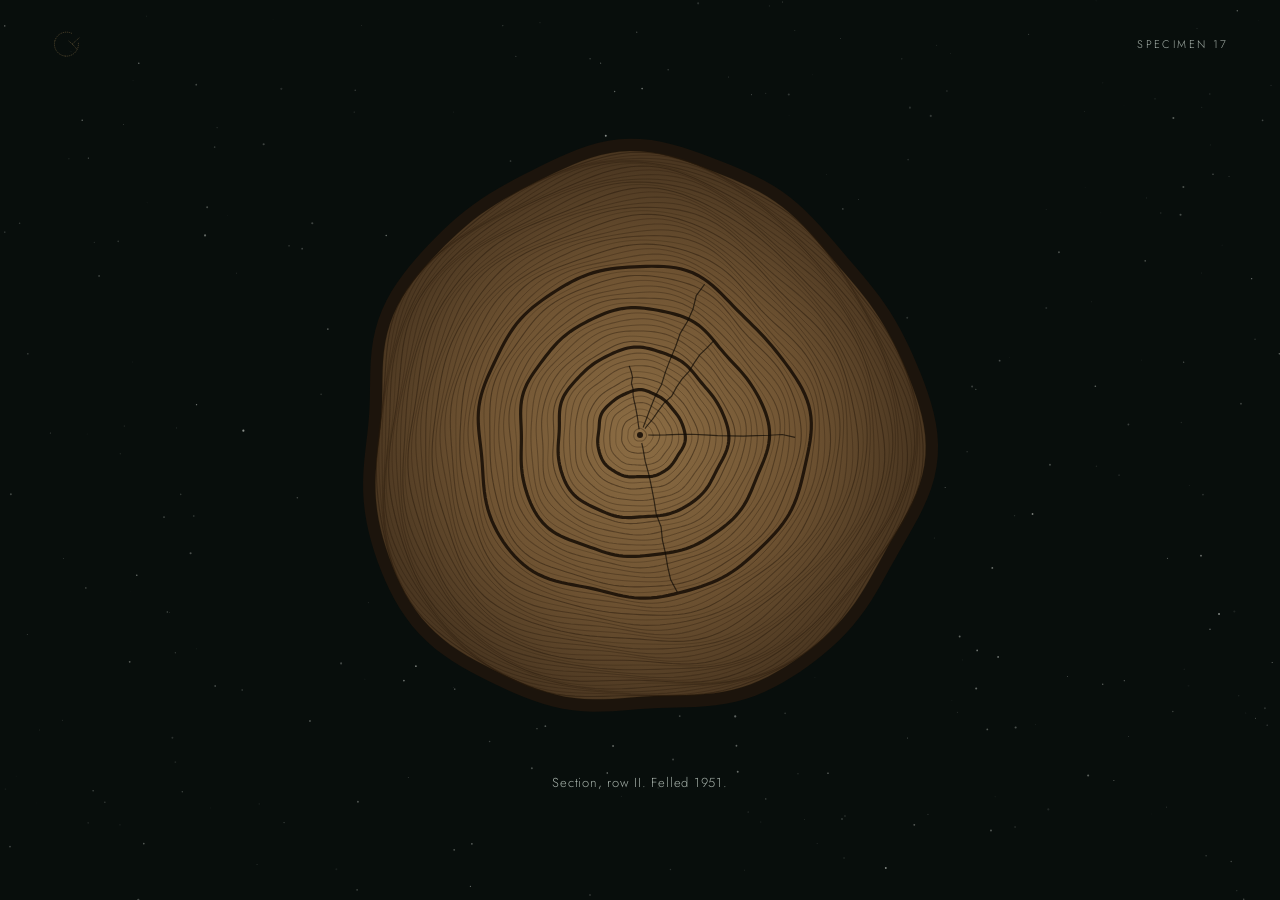
<file: growth/index.html>
<!doctype html>
<html lang="en">
<head>
  <meta charset="utf-8">
  <meta name="viewport" content="width=device-width, initial-scale=1">
  <meta name="robots" content="noindex">
  <meta name="theme-color" content="#080e0c">
  <title>Specimen 17</title>
  <link rel="icon" href="data:image/svg+xml,%3Csvg xmlns='http://www.w3.org/2000/svg' viewBox='0 0 48 48'%3E%3Crect width='48' height='48' rx='12' fill='%23080e0c'/%3E%3Cpath d='M31 8a18 18 0 1 0 10 14M42 15L32 24l7 8M32 24l-6-5' fill='none' stroke='%23c9a468' stroke-width='2'/%3E%3C/svg%3E">
  <link rel="preconnect" href="https://fonts.googleapis.com">
  <link rel="preconnect" href="https://fonts.gstatic.com" crossorigin>
  <link href="https://fonts.googleapis.com/css2?family=Jost:wght@300;400&display=swap" rel="stylesheet">
  <link rel="stylesheet" href="../trail/trail.css?v=4">
  <script src="../trail/trail.js?v=4"></script>
  <style>
    .section { position:relative; width:min(88vw,74svh,620px); aspect-ratio:1; }
    .section canvas { position:absolute; inset:0; width:100%; height:100%; touch-action:manipulation; }
    .year { position:absolute; pointer-events:none; transform:translate(14px,-26px); padding:3px 8px; font-size:11px; letter-spacing:.18em;
      color:var(--bone); background:rgba(8,14,12,.78); border:1px solid rgba(165,176,169,.28); opacity:0; transition:opacity .25s ease; white-space:nowrap; font-variant-numeric:tabular-nums; }
    .year.on { opacity:1; }
    .year.dark { color:var(--gold); border-color:rgba(201,164,104,.5); }
  </style>
</head>
<body data-piece="growth">
  <canvas class="sky" data-sky aria-hidden="true"></canvas>
  <div class="bar">
    <a class="home" href="../" aria-label="Back to the orchard" data-leave><svg class="sigil" data-sigil aria-hidden="true"></svg></a>
    <p class="folio">Specimen 17</p>
  </div>
  <main class="stage">
    <div>
      <div class="section">
        <canvas role="img" aria-label="A cross-section of a tree trunk, its rings drawn one for every two years." data-wood></canvas>
        <span class="year" data-year></span>
      </div>
      <p class="caption">Section, row II. Felled 1951.</p>
    </div>
  </main>
  <script>
    (() => {
      'use strict';
      const R = window.Record;
      const canvas = document.querySelector('[data-wood]');
      const label = document.querySelector('[data-year]');
      const ctx = canvas.getContext('2d');
      const FIRST = 1911, STEP = 2, RINGS = 58;
      const DARK = [6, 13, 20, 28];                 // 1923, 1937, 1951, 1967, the years the ledger remembers
      const found = new Set(R.has('growth') ? DARK : []);
      let size = 1, cx = 0, cy = 0, outer = 1, base = null, hover = -1;

      // Irregular but stable: every ring shares the same slow wobble, plus a little of its own.
      const wobble = (theta, i) =>
        1 + .028 * Math.sin(3 * theta + .7) + .018 * Math.sin(5 * theta + 2.1) + .01 * Math.sin(7 * theta + i * .13) + .006 * Math.sin(11 * theta + i);
      const ringRadius = i => outer * (1 - Math.pow(1 - (i + 1) / RINGS, 1.35));
      const radiusAt = (i, theta) => ringRadius(i) * wobble(theta, i);

      function tracePath(g, i) {
        g.beginPath();
        for (let k = 0; k <= 180; k++) {
          const t = k / 180 * Math.PI * 2, r = radiusAt(i, t);
          const x = cx + Math.cos(t) * r, y = cy + Math.sin(t) * r;
          k ? g.lineTo(x, y) : g.moveTo(x, y);
        }
        g.closePath();
      }

      function drawBase() {
        const dpr = Math.min(window.devicePixelRatio || 1, 2);
        const off = document.createElement('canvas');
        off.width = Math.round(size * dpr); off.height = Math.round(size * dpr);
        const g = off.getContext('2d'); g.scale(dpr, dpr);
        // bark
        tracePath(g, RINGS - 1);
        g.save(); g.lineWidth = outer * .09; g.strokeStyle = '#1c140c'; g.stroke(); g.restore();
        // wood
        const wood = g.createRadialGradient(cx, cy, 0, cx, cy, outer);
        wood.addColorStop(0, '#8c6d44'); wood.addColorStop(.6, '#6f5332'); wood.addColorStop(1, '#4b3721');
        tracePath(g, RINGS - 1); g.fillStyle = wood; g.fill();
        // rings, with a darker latewood band every other ring
        for (let i = 0; i < RINGS; i++) {
          tracePath(g, i);
          const dark = DARK.includes(i);
          g.lineWidth = dark ? 3.2 : (i % 2 ? .7 : 1.1);
          g.strokeStyle = dark ? 'rgba(28,18,8,.92)' : `rgba(40,26,12,${.35 + (i % 3) * .08})`;
          g.stroke();
        }
        // checks: dry cracks running out from the heart
        let s = 51; const rand = () => (s = (s * 16807) % 2147483647) / 2147483647;
        for (let c = 0; c < 5; c++) {
          const t = rand() * Math.PI * 2, len = outer * (.25 + rand() * .45);
          g.beginPath(); g.moveTo(cx + Math.cos(t) * outer * .03, cy + Math.sin(t) * outer * .03);
          for (let k = 1; k <= 12; k++) {
            const r = len * k / 12, jitter = (rand() - .5) * .05;
            g.lineTo(cx + Math.cos(t + jitter) * r, cy + Math.sin(t + jitter) * r);
          }
          g.lineWidth = 1.2; g.strokeStyle = 'rgba(15,10,5,.7)'; g.stroke();
        }
        // pith
        g.beginPath(); g.arc(cx, cy, 3, 0, Math.PI * 2); g.fillStyle = '#23180d'; g.fill();
        base = off;
      }

      function render() {
        ctx.setTransform(1, 0, 0, 1, 0, 0);
        ctx.clearRect(0, 0, canvas.width, canvas.height);
        ctx.drawImage(base, 0, 0);
        const dpr = canvas.width / size;
        ctx.setTransform(dpr, 0, 0, dpr, 0, 0);
        for (const i of found) { tracePath(ctx, i); ctx.lineWidth = 2.4; ctx.strokeStyle = 'rgba(201,164,104,.95)'; ctx.stroke(); }
        // A ring's year stays written beside it once it is found, so nothing learned is lost.
        const fontPx = Math.max(10, Math.round(size * .027));
        ctx.font = `400 ${fontPx}px Jost, 'Avenir Next', sans-serif`;
        ctx.textAlign = 'center'; ctx.textBaseline = 'middle';
        for (const i of found) {
          const t = -2.25, r = radiusAt(i, t);
          const x = cx + Math.cos(t) * r, y = cy + Math.sin(t) * r;
          const text = String(FIRST + i * STEP), tw = ctx.measureText(text).width + fontPx * .9, th = fontPx * 1.55;
          ctx.fillStyle = 'rgba(8,14,12,.8)'; ctx.fillRect(x - tw / 2, y - th / 2, tw, th);
          ctx.strokeStyle = 'rgba(201,164,104,.55)'; ctx.lineWidth = 1; ctx.strokeRect(x - tw / 2 + .5, y - th / 2 + .5, tw - 1, th - 1);
          ctx.fillStyle = 'rgba(226,196,138,1)'; ctx.fillText(text, x, y + .5);
        }
        if (hover >= 0) {
          tracePath(ctx, hover);
          ctx.lineWidth = DARK.includes(hover) ? 3.4 : 1.6;
          ctx.strokeStyle = DARK.includes(hover) ? 'rgba(231,210,160,.85)' : 'rgba(231,234,230,.45)';
          ctx.stroke();
        }
      }

      function resize() {
        const rect = canvas.getBoundingClientRect();
        size = rect.width; cx = size / 2; cy = size / 2; outer = size * .44;
        const dpr = Math.min(window.devicePixelRatio || 1, 2);
        canvas.width = Math.round(size * dpr); canvas.height = Math.round(size * dpr);
        drawBase(); render();
      }

      function ringAt(x, y) {
        const dx = x - cx, dy = y - cy, d = Math.hypot(dx, dy), t = Math.atan2(dy, dx);
        if (d > radiusAt(RINGS - 1, t)) return -1;
        for (let i = 0; i < RINGS; i++) {
          if (d <= radiusAt(i, t)) {
            // prefer the nearest ring line, so a dark ring is easy to hit
            const inner = i ? radiusAt(i - 1, t) : 0;
            return (radiusAt(i, t) - d) < (d - inner) ? i : Math.max(0, i - 1);
          }
        }
        return -1;
      }

      // Rings are only a few pixels apart, too close for a finger. A click counts for a marked
      // ring anywhere within reach of it. Reach scales with the drawing (about 11 px at full size)
      // and stays under half the narrowest gap between marked rings, so reaches never overlap.
      const reach = () => Math.min(11, size * .026);
      function markedRingNear(x, y) {
        const d = Math.hypot(x - cx, y - cy), t = Math.atan2(y - cy, x - cx);
        let best = -1, bestGap = reach();
        for (const i of DARK) {
          const gap = Math.abs(d - radiusAt(i, t));
          if (gap <= bestGap) { best = i; bestGap = gap; }
        }
        return best;
      }

      function point(event) {
        const rect = canvas.getBoundingClientRect();
        return [event.clientX - rect.left, event.clientY - rect.top];
      }

      canvas.addEventListener('pointermove', event => {
        const [x, y] = point(event);
        const i = ringAt(x, y);
        if (i !== hover) { hover = i; render(); }
        if (i < 0) { label.classList.remove('on'); return; }
        label.textContent = String(FIRST + i * STEP);
        label.classList.toggle('dark', DARK.includes(i));
        label.style.left = x + 'px'; label.style.top = y + 'px';
        label.classList.add('on');
      });
      canvas.addEventListener('pointerleave', () => { hover = -1; label.classList.remove('on'); render(); });
      canvas.addEventListener('click', event => {
        const [x, y] = point(event);
        const i = markedRingNear(x, y);
        if (i < 0 || found.has(i)) return;
        found.add(i); render();
        if (DARK.every(d => found.has(d))) setTimeout(() => R.award('growth'), 500);
      });

      new ResizeObserver(resize).observe(canvas);
      document.querySelectorAll('[data-leave]').forEach(a => a.addEventListener('click', e => { e.preventDefault(); R.go(a.getAttribute('href')); }));
    })();
  </script>
</body>
</html>
</file>
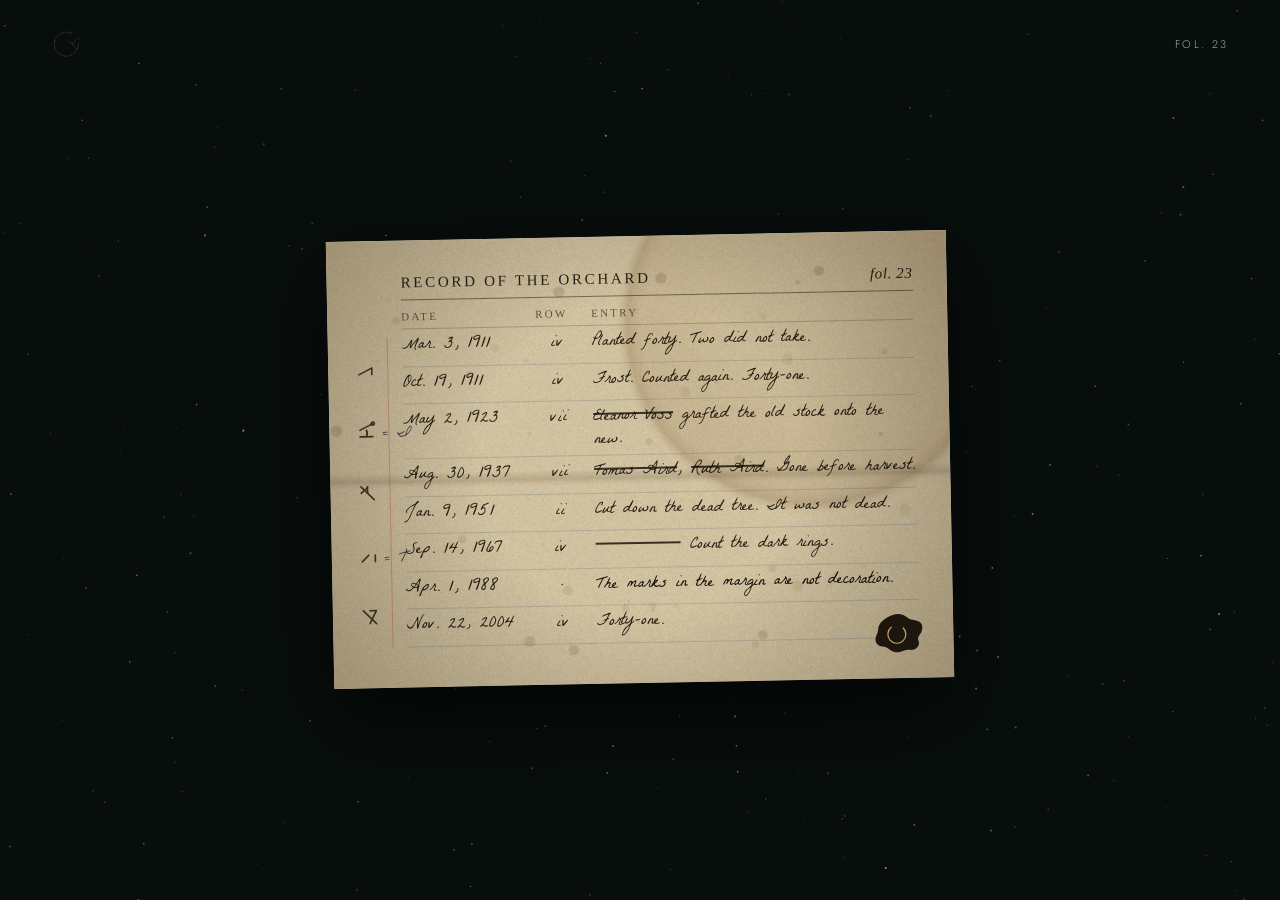
<file: ledger/index.html>
<!doctype html>
<html lang="en">
<head>
  <meta charset="utf-8">
  <meta name="viewport" content="width=device-width, initial-scale=1">
  <meta name="robots" content="noindex">
  <meta name="theme-color" content="#080e0c">
  <title>fol. 23</title>
  <link rel="icon" href="data:image/svg+xml,%3Csvg xmlns='http://www.w3.org/2000/svg' viewBox='0 0 48 48'%3E%3Crect width='48' height='48' rx='12' fill='%23080e0c'/%3E%3Cpath d='M31 8a18 18 0 1 0 10 14M42 15L32 24l7 8M32 24l-6-5' fill='none' stroke='%23c9a468' stroke-width='2'/%3E%3C/svg%3E">
  <link rel="preconnect" href="https://fonts.googleapis.com">
  <link rel="preconnect" href="https://fonts.gstatic.com" crossorigin>
  <link href="https://fonts.googleapis.com/css2?family=IM+Fell+English:ital@0;1&family=Jost:wght@300;400&family=La+Belle+Aurore&display=swap" rel="stylesheet">
  <link rel="stylesheet" href="../trail/trail.css?v=4">
  <script src="../trail/trail.js?v=4"></script>
  <style>
    .ledger { width:min(92vw,620px); padding:34px 34px 40px 74px; transform:rotate(-1.1deg); font-family:'IM Fell English',Georgia,serif; }
    .ledger-head { display:flex; justify-content:space-between; align-items:baseline; border-bottom:1.5px solid rgba(43,36,24,.55); padding-bottom:8px; margin-bottom:6px;
      font-size:15px; letter-spacing:.18em; text-transform:uppercase; }
    .ledger-head span:last-child { font-style:italic; text-transform:none; letter-spacing:.04em; }
    .cols, .entries li { display:grid; grid-template-columns:122px 44px 1fr; gap:0 12px; }
    .cols { font-size:11px; letter-spacing:.2em; text-transform:uppercase; opacity:.7; padding:4px 0 6px; border-bottom:1px solid rgba(43,36,24,.35); }
    .entries { list-style:none; margin:0; padding:0; }
    .entries li { align-items:baseline; min-height:2.35em; padding:6px 0 2px; border-bottom:1px solid rgba(94,120,140,.28); }
    .entries .d, .entries .r, .entries .e { font-family:'La Belle Aurore',cursive; font-size:17px; line-height:1.35; color:#2a2217; }
    /* La Belle Aurore draws a capital I as a loop, so VII came out as a V and two identical
       curls and could not be counted. Written small, as a ledger of the period would write it,
       the same hand sets it plainly. The markup still says VII. */
    .entries .r { text-align:center; text-transform:lowercase; letter-spacing:.05em; }
    .entries s { text-decoration-thickness:1.5px; text-decoration-color:rgba(30,24,16,.85); }
    .entries .legible .e { color:#141009; }
    .entries .own .e { display:flex; align-items:center; gap:14px; }
    .own-mark { width:30px; height:30px; overflow:visible; }
    .own-mark path { fill:none; stroke:#1c160e; stroke-width:5; stroke-linecap:round; stroke-linejoin:round; vector-effect:non-scaling-stroke; }
    .margin { position:absolute; left:14px; top:96px; bottom:40px; width:46px; display:flex; flex-direction:column; justify-content:space-around; align-items:center;
      border-right:1px solid rgba(160,60,50,.35); }
    .margin .note { position:relative; color:#3a2e1f; }
    .margin .note .glyph-mark { width:26px; height:26px; stroke-width:3; }
    .margin .pencil { position:absolute; left:29px; top:2px; font-family:'La Belle Aurore',cursive; font-size:17px; color:rgba(55,55,60,.9); white-space:nowrap; }
    .blot { position:absolute; right:26px; bottom:22px; width:58px; height:48px; padding:0; border:0; background:none; cursor:pointer;
      transition:transform .5s ease, opacity .6s ease, filter .4s ease; }
    .blot svg { width:100%; height:100%; overflow:visible; }
    .blot:hover { filter:drop-shadow(0 0 6px rgba(201,164,104,.7)); }
    .blot.lifted { opacity:0; pointer-events:none; }
    @media (max-width:600px) {
      .ledger { padding:26px 16px 34px 52px; }
      .cols, .entries li { grid-template-columns:84px 34px 1fr; gap:0 8px; }
      .cols { letter-spacing:.1em; }
      .entries .d, .entries .r, .entries .e { font-size:14px; }
      .margin { left:8px; width:36px; }
      .margin .note .glyph-mark { width:20px; height:20px; }
      .margin .pencil { left:22px; font-size:12px; }
    }
  </style>
</head>
<body data-piece="ledger">
  <canvas class="sky" data-sky aria-hidden="true"></canvas>
  <div class="bar">
    <a class="home" href="../" aria-label="Back to the orchard" data-leave><svg class="sigil" data-sigil aria-hidden="true"></svg></a>
    <p class="folio">fol. 23</p>
  </div>
  <main class="stage">
    <article class="paper ledger" aria-label="A page from an old handwritten ledger">
      <canvas class="grain" aria-hidden="true"></canvas>
      <div class="ledger-head"><span>Record of the Orchard</span><span>fol. 23</span></div>
      <div class="cols" aria-hidden="true"><span>Date</span><span>Row</span><span>Entry</span></div>
      <ol class="entries">
        <li><span class="d">Mar. 3, 1911</span><span class="r">IV</span><span class="e">Planted forty. Two did not take.</span></li>
        <li><span class="d">Oct. 19, 1911</span><span class="r">IV</span><span class="e">Frost. Counted again. Forty-one.</span></li>
        <li><span class="d">May 2, 1923</span><span class="r">VII</span><span class="e"><s>Eleanor Voss</s> grafted the old stock onto the new.</span></li>
        <li><span class="d">Aug. 30, 1937</span><span class="r">VII</span><span class="e"><s>Tomas Aird</s>, <s>Ruth Aird</s>. Gone before harvest.</span></li>
        <li><span class="d">Jan. 9, 1951</span><span class="r">II</span><span class="e">Cut down the dead tree. It was not dead.</span></li>
        <li><span class="d">Sep. 14, 1967</span><span class="r">IV</span><span class="e"><s>&emsp;&emsp;&emsp;&emsp;&emsp;</s> Count the dark rings.</span></li>
        <li class="legible"><span class="d">Apr. 1, 1988</span><span class="r">&middot;</span><span class="e">The marks in the margin are not decoration.</span></li>
        <li><span class="d">Nov. 22, 2004</span><span class="r">IV</span><span class="e">Forty-one.</span></li>
      </ol>
      <div class="margin" aria-hidden="true" data-margin></div>
      <button class="blot" type="button" aria-label="An ink blot" data-blot>
        <svg viewBox="0 0 58 48" aria-hidden="true"><path fill="#1c160e" d="M29 6c7 0 9 5 14 6s11 2 10 9-6 7-4 12-3 10-9 9-8 3-14 2-8-6-13-6-9-5-6-11 1-8 4-12 11-9 18-9z"/><path fill="none" stroke="#c9a468" stroke-width="1.2" stroke-linecap="round" d="M22 19a9 9 0 1 0 12 1"/></svg>
      </button>
    </article>
  </main>
  <script>
    (() => {
      'use strict';
      const R = window.Record;

      // Margin: marks from the record's script. Two carry a pencilled reading.
      const margin = document.querySelector('[data-margin]');
      [['Q', ''], ['I', 'I'], ['Z', ''], ['T', 'T'], ['M', '']].forEach(([letter, pencil]) => {
        const note = document.createElement('span');
        note.className = 'note';
        note.append(R.glyph(letter));
        if (pencil) { const p = document.createElement('span'); p.className = 'pencil'; p.textContent = '= ' + pencil; note.append(p); }
        margin.append(note);
      });

      // A line the visitor wrote at the gate, if they did. Their address is not kept, only the mark.
      const own = R.readLine();
      if (own) {
        const li = document.createElement('li');
        li.className = 'own';
        const d = document.createElement('span'); d.className = 'd'; d.textContent = own.date;
        const r = document.createElement('span'); r.className = 'r'; r.innerHTML = '&middot;';
        const e = document.createElement('span'); e.className = 'e';
        const s = document.createElement('s'); s.innerHTML = '&emsp;'.repeat(7);
        const svg = document.createElementNS('http://www.w3.org/2000/svg', 'svg');
        svg.setAttribute('viewBox', '0 0 100 100'); svg.setAttribute('class', 'own-mark'); svg.setAttribute('aria-hidden', 'true');
        const path = document.createElementNS('http://www.w3.org/2000/svg', 'path'); path.setAttribute('d', R.markPath(own.mark));
        svg.append(path); e.append(s, svg);
        li.append(d, r, e);
        document.querySelector('.entries').append(li);
      }

      R.paper(document.querySelector('.grain'));

      // The blot is where the mark was spilled. Lift it and it goes home.
      const blot = document.querySelector('[data-blot]');
      if (R.has('ledger')) blot.classList.add('lifted');
      blot.addEventListener('click', () => {
        const target = document.querySelector('.home').getBoundingClientRect();
        const from = blot.getBoundingClientRect();
        blot.style.transform = `translate(${target.left - from.left}px, ${target.top - from.top}px) scale(.35)`;
        blot.classList.add('lifted');
        setTimeout(() => R.award('ledger'), 380);
      });

      document.querySelectorAll('[data-leave]').forEach(a => a.addEventListener('click', e => { e.preventDefault(); R.go(a.getAttribute('href')); }));
    })();
  </script>
</body>
</html>
</file>
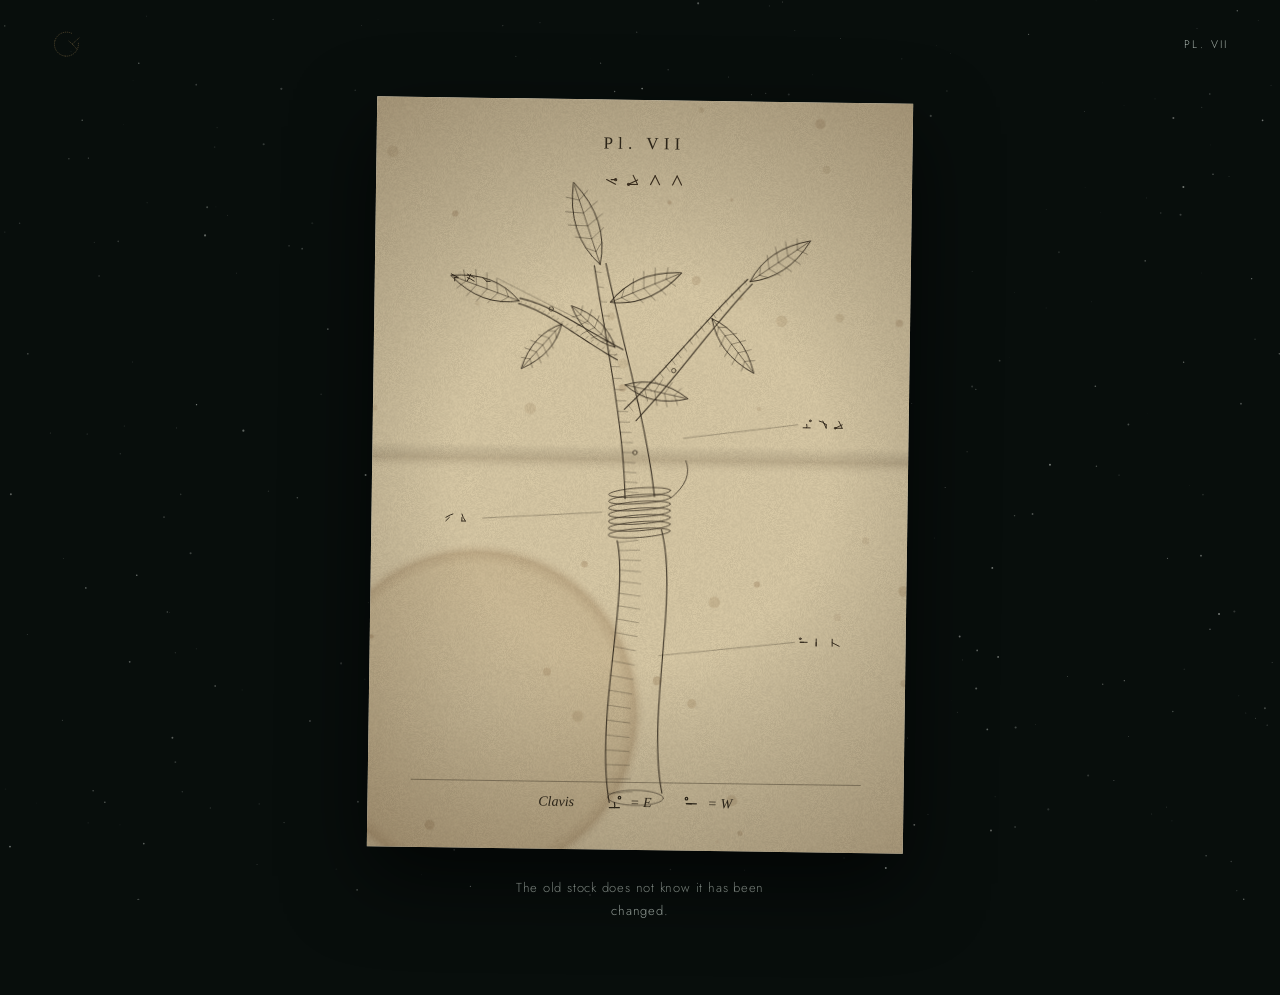
<file: plate-vii/index.html>
<!doctype html>
<html lang="en">
<head>
  <meta charset="utf-8">
  <meta name="viewport" content="width=device-width, initial-scale=1">
  <meta name="robots" content="noindex">
  <meta name="theme-color" content="#080e0c">
  <title>Pl. VII</title>
  <link rel="icon" href="data:image/svg+xml,%3Csvg xmlns='http://www.w3.org/2000/svg' viewBox='0 0 48 48'%3E%3Crect width='48' height='48' rx='12' fill='%23080e0c'/%3E%3Cpath d='M31 8a18 18 0 1 0 10 14M42 15L32 24l7 8M32 24l-6-5' fill='none' stroke='%23c9a468' stroke-width='2'/%3E%3C/svg%3E">
  <link rel="preconnect" href="https://fonts.googleapis.com">
  <link rel="preconnect" href="https://fonts.gstatic.com" crossorigin>
  <link href="https://fonts.googleapis.com/css2?family=IM+Fell+English:ital@0;1&family=Jost:wght@300;400&display=swap" rel="stylesheet">
  <link rel="stylesheet" href="../trail/trail.css?v=4">
  <script src="../trail/trail.js?v=4"></script>
  <style>
    .plate { width:min(90vw,calc((100svh - 150px) * 5 / 7),540px); aspect-ratio:5/7; transform:rotate(.8deg); font-family:'IM Fell English',Georgia,serif; }
    .plate canvas.art { position:absolute; inset:0; width:100%; height:100%; }
    .plate-title { position:absolute; left:0; right:0; top:4.5%; text-align:center; font-size:clamp(13px,2.2vw,17px); letter-spacing:.3em; }
    .plate-sub { position:absolute; left:0; right:0; top:9.5%; display:flex; justify-content:center; gap:4px; color:#3a2e1f; }
    .plate-sub .glyph-mark { width:18px; height:18px; stroke-width:3; }
    .clavis { position:absolute; left:8%; right:8%; bottom:5%; display:flex; justify-content:center; align-items:center; gap:clamp(14px,4vw,30px);
      padding-top:10px; border-top:1px solid rgba(43,36,24,.4); font-size:clamp(11px,1.9vw,14px); font-style:italic; }
    .clavis .pair { display:flex; align-items:center; gap:6px; }
    .clavis .glyph-mark { width:20px; height:20px; stroke-width:3; }
    .labels .label { position:absolute; display:flex; gap:2px; color:#2f261a; transform:translate(-50%,-50%); }
    .labels .glyph-mark { width:14px; height:14px; stroke-width:3.2; }
    .union { position:absolute; width:16%; height:9%; transform:translate(-50%,-50%); border:0; padding:0; background:none; cursor:pointer; border-radius:40%; }
    .union::after { content:''; position:absolute; inset:0; border-radius:inherit; box-shadow:0 0 0 0 rgba(201,164,104,0); transition:box-shadow .5s ease; }
    .union:hover::after, .union:focus-visible::after { box-shadow:0 0 18px 4px rgba(201,164,104,.45); }
    .union.held::after { box-shadow:0 0 26px 8px rgba(201,164,104,.6); }
  </style>
</head>
<body data-piece="plate">
  <canvas class="sky" data-sky aria-hidden="true"></canvas>
  <div class="bar">
    <a class="home" href="../" aria-label="Back to the orchard" data-leave><svg class="sigil" data-sigil aria-hidden="true"></svg></a>
    <p class="folio">Pl. VII</p>
  </div>
  <main class="stage">
    <div>
      <figure class="paper plate" style="margin:0" aria-label="An old botanical engraving of a graft: new wood bound onto an old rootstock.">
        <canvas class="grain" aria-hidden="true"></canvas>
        <canvas class="art" aria-hidden="true" data-art></canvas>
        <div class="plate-title">Pl. VII</div>
        <div class="plate-sub" aria-hidden="true" data-sub></div>
        <div class="labels" aria-hidden="true" data-labels></div>
        <button class="union" type="button" aria-label="The place where the two woods are bound" data-union></button>
        <figcaption class="clavis" data-clavis><span>Clavis</span></figcaption>
      </figure>
      <p class="caption">The old stock does not know it has been changed.</p>
    </div>
  </main>
  <script>
    (() => {
      'use strict';
      const R = window.Record;
      const figure = document.querySelector('.plate');
      const art = document.querySelector('[data-art]');
      R.paper(figure.querySelector('.grain'), { seed: 7717, stain: [.2, .82], fold: .47 });

      // Geometry in unit coordinates (0..1 across the plate) so labels and the hit area track any size.
      const UNION = [.5, .55];
      const word = (letters, host) => letters.forEach(l => host.append(R.glyph(l)));
      word(['V', 'O', 'S', 'S'], document.querySelector('[data-sub]'));

      const LABELS = [
        { at: [.18, .24], to: [.4, .3], letters: ['L', 'Y', 'H'] },     // the scion's leaves
        { at: [.84, .43], to: [.58, .45], letters: ['E', 'N', 'O'] },   // new wood
        { at: [.16, .56], to: [.43, .55], letters: ['F', 'J'] },        // the bind
        { at: [.84, .72], to: [.54, .74], letters: ['W', 'U', 'D'] }    // old stock
      ];
      const labels = document.querySelector('[data-labels]');
      for (const item of LABELS) {
        const tag = document.createElement('span');
        tag.className = 'label';
        tag.style.left = item.at[0] * 100 + '%'; tag.style.top = item.at[1] * 100 + '%';
        word(item.letters, tag);
        labels.append(tag);
      }
      const clavis = document.querySelector('[data-clavis]');
      for (const letter of ['E', 'W']) {
        const pair = document.createElement('span');
        pair.className = 'pair';
        pair.append(R.glyph(letter));
        const t = document.createElement('span'); t.textContent = '= ' + letter;
        pair.append(t);
        clavis.append(pair);
      }
      const union = document.querySelector('[data-union]');
      union.style.left = UNION[0] * 100 + '%'; union.style.top = UNION[1] * 100 + '%';

      // The engraving: a stem as two edges with hatching, a bound cleft, leaves with ribs.
      function draw() {
        const rect = art.getBoundingClientRect();
        const dpr = Math.min(window.devicePixelRatio || 1, 2);
        art.width = Math.round(rect.width * dpr); art.height = Math.round(rect.height * dpr);
        const g = art.getContext('2d');
        g.setTransform(dpr, 0, 0, dpr, 0, 0);
        const W = rect.width, H = rect.height, P = (x, y) => [x * W, y * H];
        const ink = 'rgba(38,30,20,.88)';
        g.lineCap = 'round'; g.lineJoin = 'round';
        let s = 911; const rand = () => (s = (s * 16807) % 2147483647) / 2147483647;

        const bez = (p0, p1, p2, p3, t) => {
          const u = 1 - t;
          return [u*u*u*p0[0] + 3*u*u*t*p1[0] + 3*u*t*t*p2[0] + t*t*t*p3[0], u*u*u*p0[1] + 3*u*u*t*p1[1] + 3*u*t*t*p2[1] + t*t*t*p3[1]];
        };
        function stem(p0, p1, p2, p3, w0, w1, shade = true) {
          const left = [], right = [];
          for (let k = 0; k <= 40; k++) {
            const t = k / 40, [x, y] = bez(p0, p1, p2, p3, t);
            const [x2, y2] = bez(p0, p1, p2, p3, Math.min(1, t + .01));
            const [x1, y1] = bez(p0, p1, p2, p3, Math.max(0, t - .01));
            const len = Math.hypot(x2 - x1, y2 - y1) || 1, nx = -(y2 - y1) / len, ny = (x2 - x1) / len;
            const w = (w0 + (w1 - w0) * t) / 2;
            left.push([x + nx * w, y + ny * w]); right.push([x - nx * w, y - ny * w]);
          }
          g.strokeStyle = ink; g.lineWidth = 1.1;
          g.beginPath(); left.forEach(([x, y], i) => i ? g.lineTo(x, y) : g.moveTo(x, y)); g.stroke();
          g.beginPath(); right.forEach(([x, y], i) => i ? g.lineTo(x, y) : g.moveTo(x, y)); g.stroke();
          if (shade) {
            g.lineWidth = .55; g.strokeStyle = 'rgba(38,30,20,.55)';
            for (let k = 1; k < 40; k += 2) {
              const [lx, ly] = left[k], [rx, ry] = right[k];
              const mx = lx + (rx - lx) * .55, my = ly + (ry - ly) * .55;
              g.beginPath(); g.moveTo(mx, my); g.lineTo(rx, ry - 2); g.stroke();
            }
          }
        }
        function leaf(x, y, angle, len, width) {
          g.save(); g.translate(x, y); g.rotate(angle);
          g.strokeStyle = ink; g.lineWidth = .9;
          g.beginPath(); g.moveTo(0, 0);
          g.quadraticCurveTo(len * .45, -width, len, 0); g.quadraticCurveTo(len * .45, width, 0, 0); g.stroke();
          g.lineWidth = .6; g.beginPath(); g.moveTo(0, 0); g.lineTo(len * .96, 0); g.stroke();
          g.lineWidth = .4;
          for (let v = 1; v <= 5; v++) {
            const vx = len * v / 6.4, vw = width * Math.sin(Math.PI * v / 6.4) * .8;
            g.beginPath(); g.moveTo(vx, 0); g.lineTo(vx + len * .08, -vw); g.stroke();
            g.beginPath(); g.moveTo(vx, 0); g.lineTo(vx + len * .08, vw); g.stroke();
          }
          g.restore();
        }

        // old stock, rising from a cut root
        stem(P(.5, .93), P(.47, .82), P(.53, .66), P(.5, .58), W * .1, W * .085);
        g.beginPath(); g.ellipse(...P(.5, .93), W * .052, W * .014, 0, 0, Math.PI * 2); g.lineWidth = 1; g.stroke();
        // the scion, narrower, set into the cleft and branching
        stem(P(.5, .53), P(.49, .44), P(.46, .36), P(.42, .22), W * .055, W * .022);
        stem(P(.48, .42), P(.56, .36), P(.62, .3), P(.7, .24), W * .03, W * .012);
        stem(P(.46, .34), P(.38, .31), P(.33, .28), P(.27, .27), W * .022, W * .01);
        // the bind: wraps around the union
        const [ux, uy] = P(...UNION);
        g.lineWidth = .8; g.strokeStyle = ink;
        for (let k = -3; k <= 3; k++) {
          g.beginPath(); g.ellipse(ux, uy + k * H * .009, W * .058, H * .006, -.08, 0, Math.PI * 2); g.stroke();
        }
        g.beginPath(); g.moveTo(ux + W * .058, uy - H * .02); g.quadraticCurveTo(ux + W * .1, uy - H * .045, ux + W * .085, uy - H * .07); g.stroke();
        // leaves along the new wood
        [[.42, .22, -1.9, .1, .03], [.44, .27, -.4, .09, .026], [.7, .24, -.6, .085, .024], [.63, .29, .9, .08, .022],
         [.27, .27, -2.8, .085, .025], [.35, .3, 2.3, .07, .02], [.47, .38, .2, .075, .022], [.45, .33, -2.4, .07, .02]]
          .forEach(([x, y, a, l, wd]) => leaf(x * W, y * H, a, l * W * 1.6, wd * W * 1.4));
        // buds
        [[.49, .47], [.56, .36], [.33, .28]].forEach(([x, y]) => { g.beginPath(); g.arc(x * W, y * H, 2.2, 0, Math.PI * 2); g.lineWidth = .8; g.stroke(); });
        // leader lines to the labels
        g.lineWidth = .5; g.strokeStyle = 'rgba(38,30,20,.6)';
        for (const item of LABELS) {
          const [ax, ay] = P(...item.at), [bx, by] = P(...item.to);
          g.beginPath(); g.moveTo(ax + (bx > ax ? 26 : -26), ay); g.lineTo(bx, by); g.stroke();
        }
      }
      new ResizeObserver(draw).observe(art);

      union.addEventListener('click', () => {
        union.classList.add('held');
        setTimeout(() => R.award('plate'), 600);
      });
      if (R.has('plate')) union.classList.add('held');

      document.querySelectorAll('[data-leave]').forEach(a => a.addEventListener('click', e => { e.preventDefault(); R.go(a.getAttribute('href')); }));
    })();
  </script>
</body>
</html>
</file>
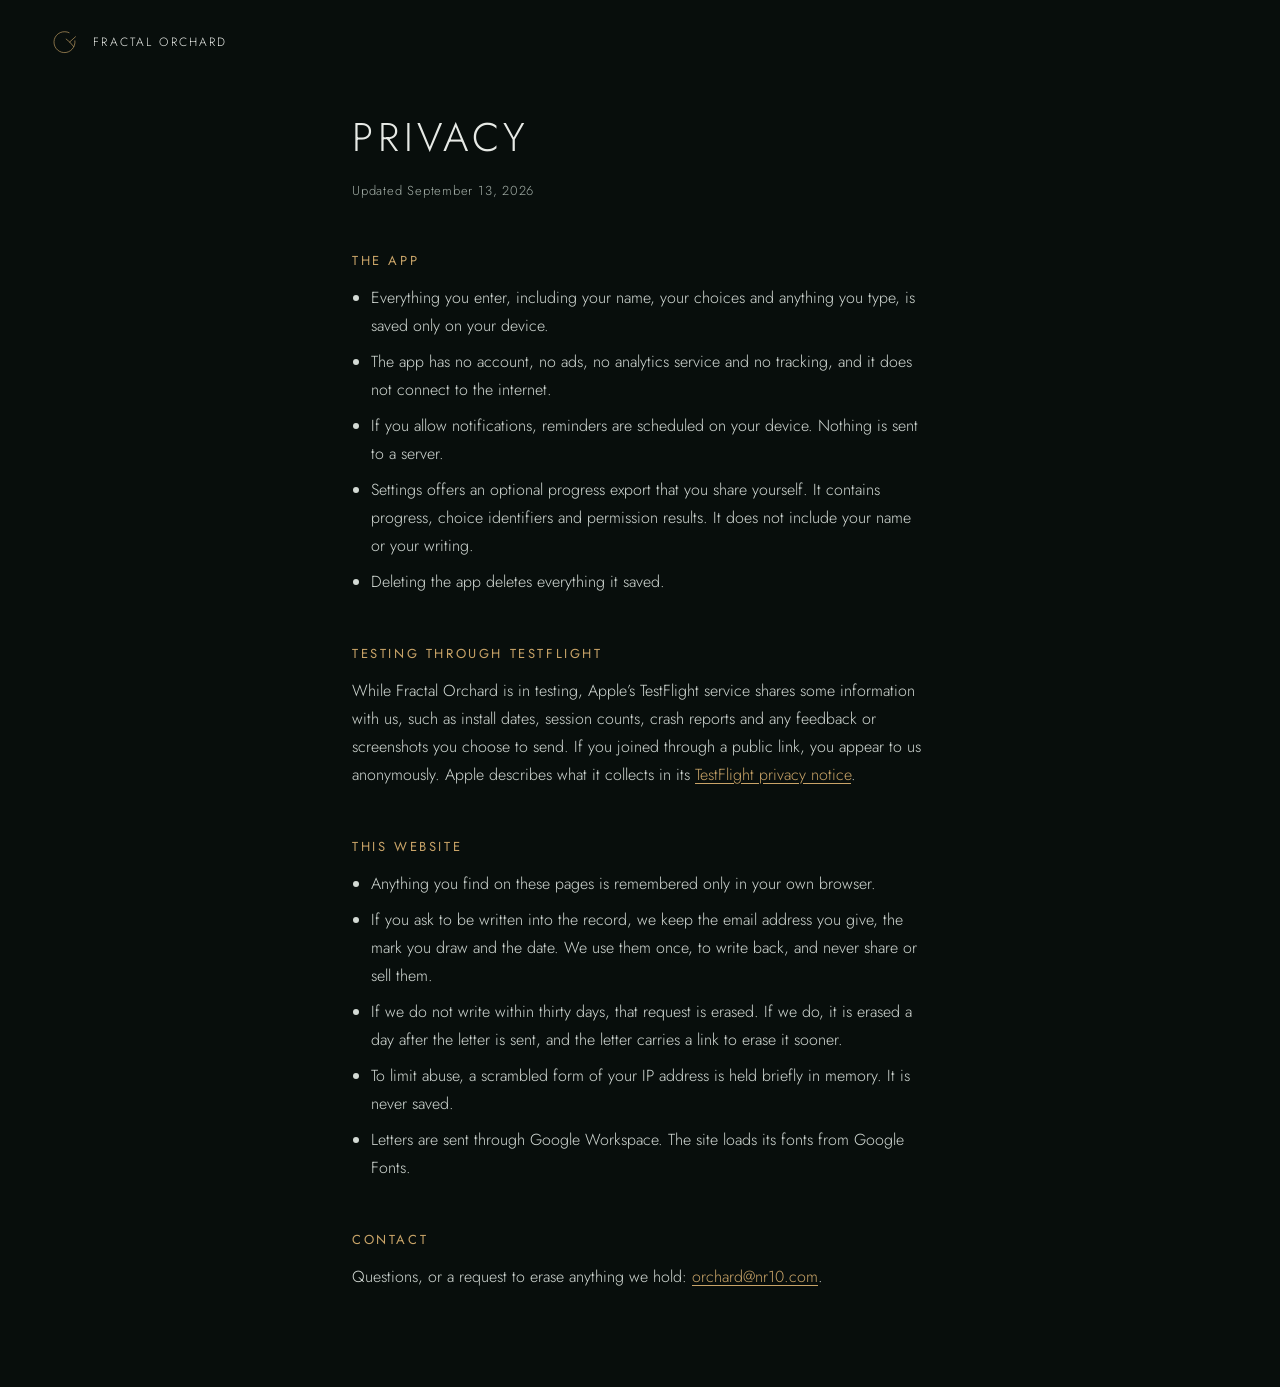
<file: privacy/index.html>
<!doctype html>
<html lang="en">
<head>
  <meta charset="utf-8">
  <meta name="viewport" content="width=device-width, initial-scale=1">
  <meta name="theme-color" content="#080e0c">
  <title>Privacy · Fractal Orchard</title>
  <link rel="icon" href="data:image/svg+xml,%3Csvg xmlns='http://www.w3.org/2000/svg' viewBox='0 0 48 48'%3E%3Crect width='48' height='48' rx='12' fill='%23080e0c'/%3E%3Cpath d='M31 8a18 18 0 1 0 10 14M42 15L32 24l7 8M32 24l-6-5' fill='none' stroke='%23c9a468' stroke-width='2'/%3E%3C/svg%3E">
  <link rel="preconnect" href="https://fonts.googleapis.com">
  <link rel="preconnect" href="https://fonts.gstatic.com" crossorigin>
  <link href="https://fonts.googleapis.com/css2?family=Jost:wght@300;400&display=swap" rel="stylesheet">
  <style>
    :root { color-scheme: dark; --night:#080e0c; --bone:#e7eae6; --mist:#a5b0a9; --gold:#c9a468; }
    * { box-sizing:border-box; }
    body { margin:0; background:var(--night); color:var(--bone); font-family:'Jost','Avenir Next',sans-serif; font-weight:300; }
    a { color:var(--gold); text-underline-offset:3px; }
    a:focus-visible { outline:2px solid var(--gold); outline-offset:4px; }
    .bar { display:flex; align-items:center; gap:14px; padding:28px clamp(22px,4vw,60px); }
    .bar a { display:flex; align-items:center; gap:14px; color:var(--bone); text-decoration:none; font-size:12px; letter-spacing:.18em; text-transform:uppercase; }
    .bar svg { width:28px; height:28px; fill:none; stroke:var(--gold); stroke-width:1.1; stroke-linecap:round; }
    main { max-width:640px; margin:0 auto; padding:24px clamp(20px,5vw,32px) 96px; }
    h1 { margin:0; font-size:clamp(28px,4vw,40px); font-weight:300; letter-spacing:.12em; text-transform:uppercase; }
    .updated { margin:14px 0 0; color:var(--mist); font-size:13px; letter-spacing:.06em; }
    h2 { margin:48px 0 0; font-size:13px; font-weight:400; letter-spacing:.2em; text-transform:uppercase; color:var(--gold); }
    p, li { font-size:16px; line-height:1.75; color:#d3dad5; }
    p { margin:14px 0 0; }
    ul { margin:14px 0 0; padding-left:1.2em; }
    li + li { margin-top:8px; }
  </style>
</head>
<body>
  <div class="bar">
    <a href="../" aria-label="Fractal Orchard home">
      <svg viewBox="0 0 48 48" aria-hidden="true"><path d="M31 8a18 18 0 1 0 10 14M42 15L32 24l7 8M32 24l-6-5"/></svg>
      Fractal Orchard
    </a>
  </div>
  <main>
    <h1>Privacy</h1>
    <p class="updated">Updated September 13, 2026</p>

    <h2>The app</h2>
    <ul>
      <li>Everything you enter, including your name, your choices and anything you type, is saved only on your device.</li>
      <li>The app has no account, no ads, no analytics service and no tracking, and it does not connect to the internet.</li>
      <li>If you allow notifications, reminders are scheduled on your device. Nothing is sent to a server.</li>
      <li>Settings offers an optional progress export that you share yourself. It contains progress, choice identifiers and permission results. It does not include your name or your writing.</li>
      <li>Deleting the app deletes everything it saved.</li>
    </ul>

    <h2>Testing through TestFlight</h2>
    <p>While Fractal Orchard is in testing, Apple&rsquo;s TestFlight service shares some information with us, such as install dates, session counts, crash reports and any feedback or screenshots you choose to send. If you joined through a public link, you appear to us anonymously. Apple describes what it collects in its <a href="https://www.apple.com/legal/privacy/data/en/test-flight/">TestFlight privacy notice</a>.</p>

    <h2>This website</h2>
    <ul>
      <li>Anything you find on these pages is remembered only in your own browser.</li>
      <li>If you ask to be written into the record, we keep the email address you give, the mark you draw and the date. We use them once, to write back, and never share or sell them.</li>
      <li>If we do not write within thirty days, that request is erased. If we do, it is erased a day after the letter is sent, and the letter carries a link to erase it sooner.</li>
      <li>To limit abuse, a scrambled form of your IP address is held briefly in memory. It is never saved.</li>
      <li>Letters are sent through Google Workspace. The site loads its fonts from Google Fonts.</li>
    </ul>

    <h2>Contact</h2>
    <p>Questions, or a request to erase anything we hold: <a href="mailto:orchard@nr10.com">orchard@nr10.com</a>.</p>
  </main>
</body>
</html>
</file>
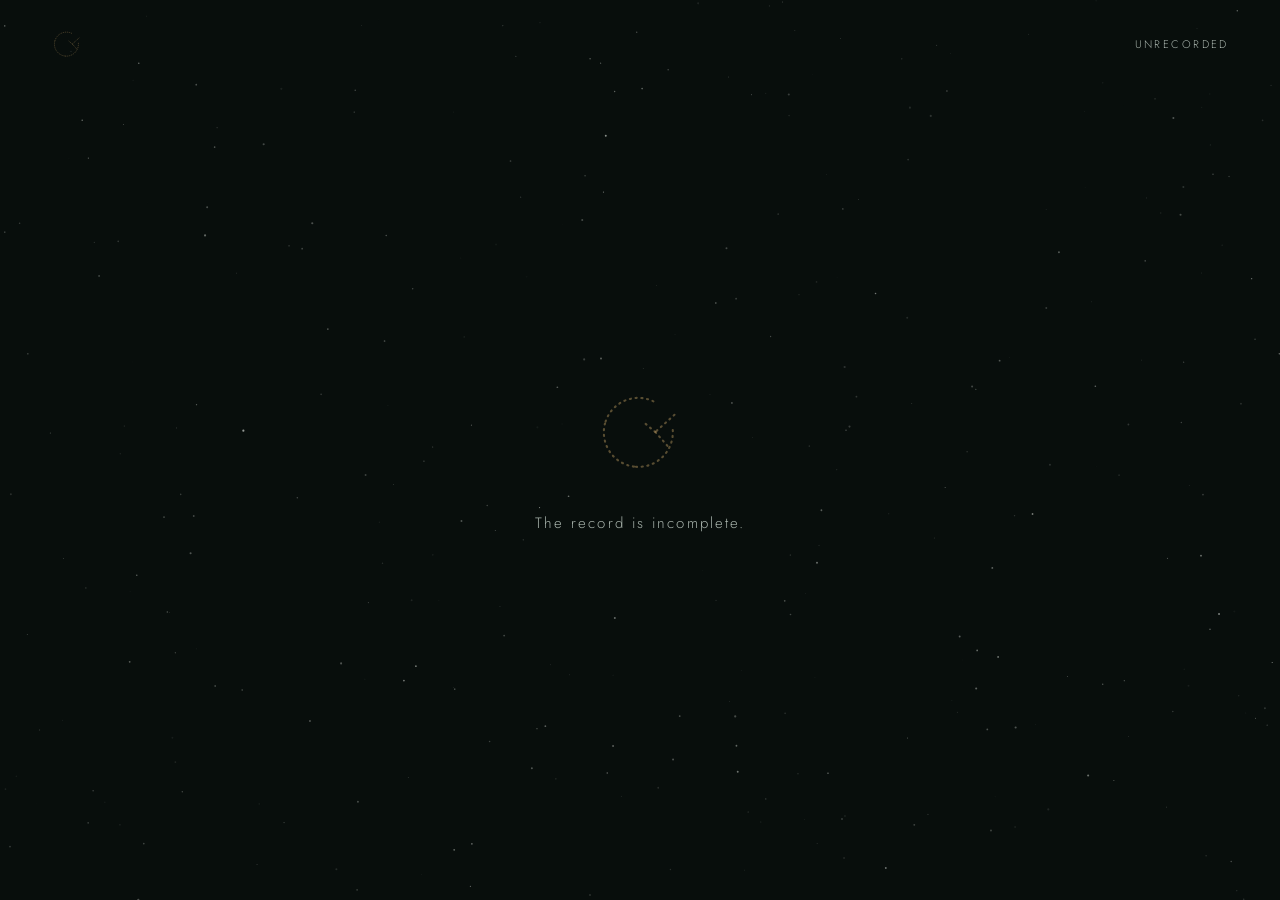
<file: unrecorded/index.html>
<!doctype html>
<html lang="en">
<head>
  <meta charset="utf-8">
  <meta name="viewport" content="width=device-width, initial-scale=1">
  <meta name="robots" content="noindex">
  <meta name="theme-color" content="#080e0c">
  <title>Unrecorded</title>
  <link rel="icon" href="data:image/svg+xml,%3Csvg xmlns='http://www.w3.org/2000/svg' viewBox='0 0 48 48'%3E%3Crect width='48' height='48' rx='12' fill='%23080e0c'/%3E%3Cpath d='M31 8a18 18 0 1 0 10 14M42 15L32 24l7 8M32 24l-6-5' fill='none' stroke='%23c9a468' stroke-width='2'/%3E%3C/svg%3E">
  <link rel="preconnect" href="https://fonts.googleapis.com">
  <link rel="preconnect" href="https://fonts.gstatic.com" crossorigin>
  <link href="https://fonts.googleapis.com/css2?family=IM+Fell+English:ital@0;1&family=Jost:wght@300;400&family=La+Belle+Aurore&display=swap" rel="stylesheet">
  <link rel="stylesheet" href="../trail/trail.css?v=4">
  <script src="../trail/trail.js?v=4"></script>
  <style>
    .gate { width:min(92vw,720px); display:flex; flex-direction:column; align-items:center; gap:34px; text-align:center; }
    .big-sigil { width:92px; height:92px; }
    .quiet { margin:0; font-size:15px; letter-spacing:.14em; color:var(--mist); }
    .phrase { display:flex; flex-wrap:wrap; justify-content:center; gap:18px 42px; }
    .word { display:flex; gap:8px; }
    .cell { display:flex; flex-direction:column; align-items:center; gap:8px; color:var(--gold); }
    .cell .glyph-mark { width:clamp(30px,6vw,44px); height:clamp(30px,6vw,44px); stroke-width:2.2; }
    .cell b { font-weight:300; font-size:14px; letter-spacing:.1em; color:var(--bone); min-height:1.2em; }
    form { display:flex; flex-wrap:wrap; justify-content:center; gap:12px; }
    input, textarea { font:inherit; font-size:16px; color:var(--bone); background:transparent; border:0; border-bottom:1px solid rgba(165,176,169,.45); padding:10px 4px; text-align:center; }
    input:focus, textarea:focus { outline:none; border-bottom-color:var(--gold); }
    .answer { width:min(80vw,320px); letter-spacing:.2em; text-transform:uppercase; }
    button.ghost { font-size:12px; letter-spacing:.24em; text-transform:uppercase; background:transparent; border:1px solid rgba(201,164,104,.45); padding:11px 22px; cursor:pointer; }
    button.ghost:hover { border-color:var(--gold); color:var(--gold); }
    .shake { animation:shake .4s ease; }
    @keyframes shake { 20%,60% { transform:translateX(-6px); } 40%,80% { transform:translateX(6px); } }
    .invite { display:flex; flex-direction:column; align-items:center; gap:26px; }
    .invite form { display:block; width:min(94vw,680px); }
    .line { position:relative; padding:26px 88px 26px 30px; transform:rotate(-.7deg); font-family:'IM Fell English',Georgia,serif; text-align:left; }
    .line .cols { display:grid; grid-template-columns:132px 34px 1fr; gap:0 12px; font-size:11px; letter-spacing:.2em; text-transform:uppercase; opacity:.7;
      padding-bottom:6px; border-bottom:1px solid rgba(43,36,24,.35); }
    .line .row { display:grid; grid-template-columns:132px 34px 1fr; gap:0 12px; align-items:baseline; padding:10px 0 4px; border-bottom:1px solid rgba(94,120,140,.35); }
    .hand { font-family:'La Belle Aurore',cursive; font-size:19px; line-height:1.3; color:#2a2217; }
    .line .r { text-align:center; }
    .line input.hand { width:100%; padding:0 2px; border:0; text-align:left; letter-spacing:.01em; color:#1e170d; caret-color:#1e170d; background:transparent; }
    .line input.hand::placeholder { color:rgba(42,34,23,.42); }
    .line input.hand:focus-visible { outline:none; }
    .line .row:focus-within { border-bottom-color:rgba(160,60,50,.55); }
    .mark-block { display:flex; align-items:flex-start; gap:18px; margin:22px 0 34px; }
    .mark-block .cap { padding-top:8px; font-size:11px; letter-spacing:.2em; text-transform:uppercase; opacity:.7; }
    .mark-pad { position:relative; width:clamp(190px,34vw,248px); aspect-ratio:1; border:1px dashed rgba(160,60,50,.5); border-radius:2px;
      touch-action:none; cursor:crosshair; transition:border-color .3s ease, background-color .3s ease; }
    .mark-pad:hover { border-color:rgba(160,60,50,.85); background:rgba(160,60,50,.04); }
    .mark-pad svg { position:absolute; inset:0; width:100%; height:100%; overflow:visible; pointer-events:none; }
    .mark-pad svg.ink { pointer-events:auto; }
    .mark-pad path { fill:none; stroke:#1c160e; stroke-width:2.4; stroke-linecap:round; stroke-linejoin:round; }
    /* A stroke draws itself, over and over, until the visitor draws their own. */
    .mark-pad .ghost path { stroke:rgba(42,34,23,.45); stroke-width:2; stroke-dasharray:100; stroke-dashoffset:100; animation:ghost 5.4s ease-in-out infinite; }
    @keyframes ghost {
      0% { stroke-dashoffset:100; opacity:0; }
      6% { opacity:.85; }
      50% { stroke-dashoffset:0; opacity:.85; }
      78% { stroke-dashoffset:0; opacity:.85; }
      94%, 100% { stroke-dashoffset:0; opacity:0; }
    }
    .mark-pad .hint { position:absolute; left:0; right:0; bottom:-30px; text-align:center; font-family:'La Belle Aurore',cursive; font-size:16px;
      color:rgba(42,34,23,.55); pointer-events:none; transition:opacity .4s ease; }
    .mark-pad.inked .hint, .mark-pad.inked .ghost { opacity:0; }
    @media (prefers-reduced-motion:reduce) {
      .mark-pad .ghost path { animation:none; stroke-dashoffset:0; stroke-dasharray:3 7; opacity:.6; }
    }
    .line .blot { position:absolute; right:18px; bottom:26px; width:58px; height:48px; padding:0; border:0; background:none; cursor:pointer;
      transition:transform .6s ease, opacity .8s ease, filter .4s ease; }
    .line .blot svg { width:100%; height:100%; overflow:visible; }
    .line .blot:hover:not(:disabled) { filter:drop-shadow(0 0 6px rgba(201,164,104,.7)); }
    .line .blot:disabled { cursor:default; }
    .line.written .blot { opacity:0; transform:scale(.4); }
    .line.written .hand { color:#141009; }
    .trap { position:absolute; left:-9999px; width:1px; height:1px; overflow:hidden; }
    .status { min-height:1.5em; margin:0; font-size:13px; letter-spacing:.1em; color:var(--mist); }
    details.kept { max-width:44ch; font-size:12px; line-height:1.8; letter-spacing:.06em; color:var(--mist); }
    details.kept summary { cursor:pointer; list-style:none; letter-spacing:.24em; text-transform:uppercase; font-size:11px; opacity:.75; }
    details.kept summary::-webkit-details-marker { display:none; }
    details.kept p { margin:12px 0 0; }
    @media (max-width:600px) {
      .line { padding:20px 14px 78px 18px; }
      .line .cols, .line .row { grid-template-columns:92px 22px 1fr; gap:0 8px; }
      .line .cols span:last-child { display:none; }
      .line .row input.hand { grid-column:1 / -1; margin-top:10px; padding-top:6px; border-top:1px solid rgba(94,120,140,.25); }
      .hand { font-size:16px; }
      .mark-block { flex-direction:column; align-items:flex-start; gap:10px; margin:18px 0 32px; }
      .mark-block .cap { padding-top:0; }
      .mark-pad { width:min(74vw,250px); }
      .line .blot { bottom:14px; }
    }
    [hidden] { display:none !important; }
  </style>
</head>
<body>
  <canvas class="sky" data-sky aria-hidden="true"></canvas>
  <div class="bar">
    <a class="home" href="../" aria-label="Back to the orchard" data-leave><svg class="sigil" data-sigil aria-hidden="true"></svg></a>
    <p class="folio">Unrecorded</p>
  </div>
  <main class="stage">
    <section class="gate" data-incomplete hidden>
      <svg class="sigil big-sigil" data-sigil aria-hidden="true"></svg>
      <p class="quiet">The record is incomplete.</p>
    </section>

    <section class="gate" data-complete hidden>
      <div class="phrase" aria-hidden="true" data-phrase></div>
      <form data-answer-form autocomplete="off">
        <label class="visually-hidden" for="answer" hidden>Write it plainly</label>
        <input class="answer" id="answer" name="answer" placeholder="Write it plainly" spellcheck="false" autocapitalize="characters" required>
        <button class="ghost" type="submit">Enter</button>
      </form>
    </section>

    <section class="gate invite" data-invite hidden>
      <p class="quiet">There is room for one more line.</p>
      <form data-invite-form autocomplete="off" novalidate>
        <div class="paper line" data-line>
          <canvas class="grain" aria-hidden="true"></canvas>
          <div class="cols" aria-hidden="true"><span>Date</span><span>Row</span><span>Where to write to you</span></div>
          <div class="row">
            <span class="hand d" data-date></span>
            <span class="hand r">&middot;</span>
            <input class="hand" type="email" name="email" placeholder="your email address" autocomplete="email" spellcheck="false" autocapitalize="off" required aria-label="Email address">
          </div>
          <div class="mark-block">
            <span class="cap" aria-hidden="true">Your mark</span>
            <div class="mark-pad" data-pad>
              <svg class="ghost" viewBox="0 0 100 100" aria-hidden="true"><path pathLength="100" d="M20 66 C30 30 42 74 54 44 C61 26 72 32 82 50"></path></svg>
              <svg class="ink" viewBox="0 0 100 100" role="img" aria-label="Draw your mark here, in one stroke"><path data-stroke d=""></path></svg>
              <span class="hint" aria-hidden="true">draw one stroke here</span>
            </div>
          </div>
          <label class="trap" aria-hidden="true">Leave this empty <input type="text" name="orchard" tabindex="-1" autocomplete="off"></label>
          <button class="blot" type="submit" aria-label="Press the ink blot to sign">
            <svg viewBox="0 0 58 48" aria-hidden="true"><path fill="#1c160e" d="M29 6c7 0 9 5 14 6s11 2 10 9-6 7-4 12-3 10-9 9-8 3-14 2-8-6-13-6-9-5-6-11 1-8 4-12 11-9 18-9z"/></svg>
          </button>
        </div>
      </form>
      <p class="status" role="status" data-status></p>
      <details class="kept">
        <summary>What is kept</summary>
        <p>The email address, the mark and today&rsquo;s date, on a single machine. They are used once, to write back, and never shared. Nothing else on these pages leaves your browser.</p>
        <p>If the orchard does not write within thirty days, the line is erased. If it does, the line is erased a day after the letter, and the letter carries a way to strike it sooner.</p>
      </details>
    </section>
  </main>
  <script>
    (() => {
      'use strict';
      const R = window.Record;
      // Where invitation requests go. If this is ever emptied, the form refuses rather than pretending it sent.
      const INVITE_ENDPOINT = 'https://vegapunks-mac-mini.tail624c45.ts.net/orchard/ask';

      const show = sel => document.querySelector(sel).hidden = false;
      if (!R.complete()) { show('[data-incomplete]'); }
      else {
        show('[data-complete]');
        const phrase = document.querySelector('[data-phrase]');
        for (const word of R.PHRASE) {
          const w = document.createElement('div'); w.className = 'word';
          for (const letter of word) {
            const cell = document.createElement('div'); cell.className = 'cell';
            cell.append(R.glyph(letter));
            const b = document.createElement('b'); b.textContent = R.state.letters.has(letter) ? letter : '';
            cell.append(b); w.append(cell);
          }
          phrase.append(w);
        }
        document.querySelector('[data-answer-form]').addEventListener('submit', e => {
          e.preventDefault();
          const input = e.target.answer;
          const clean = input.value.toUpperCase().replace(/[^A-Z]/g, '');
          if (clean === R.PHRASE.join('')) {
            document.querySelector('[data-complete]').hidden = true;
            show('[data-invite]');
            document.querySelector('[data-invite] input').focus();
          } else {
            input.classList.remove('shake'); void input.offsetWidth; input.classList.add('shake');
          }
        });
      }

      // ── the line ───────────────────────────────────────────────────
      const status = document.querySelector('[data-status]');
      const form = document.querySelector('[data-invite-form]');
      const line = document.querySelector('[data-line]');
      const pad = document.querySelector('[data-pad]');
      const padSvg = pad.querySelector('svg.ink');
      const stroke = pad.querySelector('[data-stroke]');
      const blot = line.querySelector('.blot');
      const email = form.email;
      const today = R.ledgerDate();
      document.querySelector('[data-date]').textContent = today;
      R.paper(line.querySelector('.grain'), { seed: 30917, stain: [.12, .8], fold: .5 });

      // One stroke. Drawing again replaces it.
      let points = [];
      let drawing = false;
      const toBox = e => {
        const r = padSvg.getBoundingClientRect();
        const clamp = v => Math.max(0, Math.min(100, v));
        return [Math.round(clamp((e.clientX - r.left) / r.width * 100)), Math.round(clamp((e.clientY - r.top) / r.height * 100))];
      };
      padSvg.addEventListener('pointerdown', e => {
        if (line.classList.contains('written')) return;
        e.preventDefault();
        try { padSvg.setPointerCapture(e.pointerId); } catch { /* pointer already gone */ }
        drawing = true; points = [toBox(e)];
        stroke.setAttribute('d', ''); pad.classList.add('inked'); status.textContent = '';
      });
      padSvg.addEventListener('pointermove', e => {
        if (!drawing) return;
        const p = toBox(e); const last = points[points.length - 1];
        if (Math.hypot(p[0] - last[0], p[1] - last[1]) < 2 || points.length >= 240) return;
        points.push(p); stroke.setAttribute('d', R.markPath(points));
      });
      const endStroke = () => {
        if (!drawing) return;
        drawing = false;
        if (points.length < 6) {
          points = []; stroke.setAttribute('d', ''); pad.classList.remove('inked');
          status.textContent = 'One stroke, the way you would sign.';
        }
      };
      padSvg.addEventListener('pointerup', endStroke);
      padSvg.addEventListener('pointercancel', endStroke);

      const settle = (date, mark) => {
        line.classList.add('written');
        document.querySelector('[data-date]').textContent = date;
        stroke.setAttribute('d', R.markPath(mark)); pad.classList.add('inked');
        email.hidden = true;
        const struck = document.createElement('s'); struck.className = 'hand'; struck.innerHTML = '&emsp;'.repeat(9);
        email.after(struck);
        blot.disabled = true;
      };

      const existing = R.readLine();
      if (existing) {
        settle(existing.date, existing.mark);
        status.textContent = 'Your line is in the record.';
      }

      const nudge = node => { node.classList.remove('shake'); void node.offsetWidth; node.classList.add('shake'); };
      form.addEventListener('submit', async e => {
        e.preventDefault();
        if (line.classList.contains('written')) return;
        if (!email.value.trim() || !email.checkValidity()) {
          nudge(email); email.focus();
          status.textContent = 'An email address, so the letter can reach you.';
          return;
        }
        if (points.length < 6) { nudge(pad); status.textContent = 'Draw your mark in the box.'; return; }
        if (!INVITE_ENDPOINT) { status.textContent = 'The orchard is not taking names yet.'; return; }
        blot.disabled = true; status.textContent = '';
        try {
          const response = await fetch(INVITE_ENDPOINT, {
            method: 'POST',
            headers: { 'Content-Type': 'application/json', Accept: 'application/json' },
            body: JSON.stringify({ email: email.value.trim(), mark: points, date: today, orchard: form.orchard.value })
          });
          if (!response.ok) throw new Error(String(response.status));
          R.writeLine(today, points);
          settle(today, points);
          status.textContent = '';
        } catch {
          status.textContent = 'The ink did not take. Try again in a moment.';
          blot.disabled = false;
        }
      });

      document.querySelectorAll('[data-leave]').forEach(a => a.addEventListener('click', e => { e.preventDefault(); R.go(a.getAttribute('href')); }));
    })();
  </script>
</body>
</html>
</file>
<file: trail/trail.css>
/* Hidden trail. Same night, same type as the front page; the artifacts are older. */
:root { color-scheme: dark; --night:#080e0c; --bone:#e7eae6; --mist:#a5b0a9; --gold:#c9a468; --paper:#d9cdb0; --ink:#2b2418; }
* { box-sizing:border-box; }
html, body { min-height:100%; }
body { margin:0; background:var(--night); color:var(--bone); font-family:'Jost','Avenir Next',sans-serif; font-weight:300;
  transition:opacity .42s ease; }
body.leaving { opacity:0; }
a { color:inherit; }
a:focus-visible, button:focus-visible, [role="button"]:focus-visible, input:focus-visible { outline:2px solid var(--gold); outline-offset:5px; }
button { font:inherit; color:inherit; }

.sky { position:fixed; left:0; top:0; width:100%; height:100lvh; z-index:-1; pointer-events:none; }

.bar { position:relative; display:flex; align-items:center; justify-content:space-between; gap:20px; padding:28px clamp(22px,4vw,60px); }
.home { display:block; width:32px; height:32px; }
.folio { margin:0; font-size:11px; letter-spacing:.22em; text-transform:uppercase; color:var(--mist); }

/* the corner mark: faint dotted outline, gold where a piece has been found */
.sigil { width:100%; height:100%; overflow:visible; }
.seg { fill:none; stroke-linecap:round; }
.seg-missing { stroke:rgba(201,164,104,.42); stroke-width:1.1; stroke-dasharray:.6 2.4; }
.seg-found { stroke:var(--gold); stroke-width:1.25; }
.seg-new { stroke-dasharray:1; stroke-dashoffset:1; animation:seg-draw 1.8s .25s ease forwards, seg-glow 2.6s .25s ease; }
@keyframes seg-draw { to { stroke-dashoffset:0; } }
@keyframes seg-glow { 0%,100% { filter:none; } 40% { filter:drop-shadow(0 0 5px rgba(201,164,104,.9)); } }

.stage { min-height:calc(100svh - 96px); display:grid; place-items:center; padding:12px clamp(18px,4vw,48px) 72px; }
.caption { margin:26px auto 0; max-width:34ch; text-align:center; font-size:13px; line-height:1.8; letter-spacing:.06em; color:var(--mist); }

/* paper artifacts */
.paper { position:relative; color:var(--ink); background:var(--paper); box-shadow:0 30px 80px rgba(0,0,0,.65), 0 2px 0 rgba(255,255,255,.04) inset; }
.paper > canvas.grain { position:absolute; inset:0; width:100%; height:100%; pointer-events:none; mix-blend-mode:multiply; }

.glyph-mark { width:1.4em; height:1.4em; fill:none; stroke:currentColor; stroke-width:2.4; stroke-linecap:round; stroke-linejoin:round; vertical-align:middle; }

/* the page acknowledges a finished piece, and keeps what it gave */
.recorded { margin:22px auto 0; display:flex; flex-direction:column; align-items:center; gap:12px; text-align:center; }
.recorded-word { margin:0; font-size:12px; letter-spacing:.32em; text-transform:uppercase; color:var(--gold); opacity:.85; }
.recorded-letters { display:flex; align-items:center; justify-content:center; gap:22px; padding:10px 18px; background:rgba(8,14,12,.72); border:1px solid rgba(201,164,104,.3); color:var(--gold); font-size:13px; letter-spacing:.14em; }
.recorded-letters .pair { display:flex; align-items:center; gap:8px; }
.recorded-letters .pair b { font-weight:400; color:var(--bone); }
.recorded-letters .note { color:var(--mist); letter-spacing:.2em; }
.recorded-new { animation:recorded-in 1.6s .2s ease both; }
@keyframes recorded-in { from { opacity:0; transform:translateY(6px); } to { opacity:1; transform:none; } }
.recorded-fixed { position:fixed; left:0; right:0; top:80px; margin:0; pointer-events:none; z-index:5; }
.record-glow { animation:record-glow 2.2s ease; }
@keyframes record-glow { 0%,100% { filter:none; } 35% { filter:drop-shadow(0 0 18px rgba(201,164,104,.75)) brightness(1.08); } }

/* the mark comes forward to take its stroke, then returns to the corner */
.reveal { position:fixed; inset:0; z-index:20; display:grid; place-items:center; background:rgba(8,14,12,0); transition:background .45s ease; cursor:pointer; }
.reveal.shown { background:rgba(8,14,12,.78); }
.reveal.landing { background:rgba(8,14,12,0); transition:background .7s ease; }
.reveal-sigil { width:min(46vw,190px); height:min(46vw,190px); opacity:0; transform:scale(.82); transition:opacity .45s ease, transform .45s ease; }
.reveal.shown .reveal-sigil { opacity:1; transform:none; }
.reveal.landing .reveal-sigil { transition:transform .72s cubic-bezier(.6,0,.3,1), opacity .72s ease; }
.reveal-sigil .seg-missing { stroke:rgba(201,164,104,.5); stroke-width:.9; stroke-dasharray:.5 1.8; }
.reveal-sigil .seg-found { stroke-width:1.1; }
.reveal-sigil .seg-new { animation:seg-draw 1.8s .35s ease forwards, seg-glow 2.6s .35s ease; }
.home.awaiting { opacity:0; }
.home { transition:opacity .3s ease; }
.home.arrived .sigil { animation:seg-glow 1.6s ease; }

/* the whole mark: the last stroke holds the mark forward, and it is the way on */
.reveal.whole { cursor:default; }
.reveal.whole.shown { background:rgba(8,14,12,.93); }
.reveal-hint { position:absolute; left:0; right:0; top:calc(50% + min(23vw,95px) + 28px); margin:0; text-align:center; font-size:12px; letter-spacing:.32em; text-transform:uppercase; color:var(--gold); opacity:0; transition:opacity 1.2s ease; }
.reveal.whole.ready .reveal-hint { opacity:.9; }
.reveal.whole.ready .reveal-sigil { cursor:pointer; animation:mark-call 2.6s ease-in-out infinite; }
.home.complete .sigil { animation:mark-call 2.6s ease-in-out infinite; transform-origin:50% 50%; }
@keyframes mark-call {
  0%,100% { filter:drop-shadow(0 0 2px rgba(201,164,104,.55)); transform:scale(1); }
  50% { filter:drop-shadow(0 0 9px rgba(232,200,136,1)) drop-shadow(0 0 22px rgba(201,164,104,.65)); transform:scale(1.14); }
}

@media (prefers-reduced-motion:reduce) {
  body { transition:none; }
  .home.complete .sigil, .reveal.whole.ready .reveal-sigil { animation:none; filter:drop-shadow(0 0 8px rgba(232,200,136,.9)); }
}
</file>
